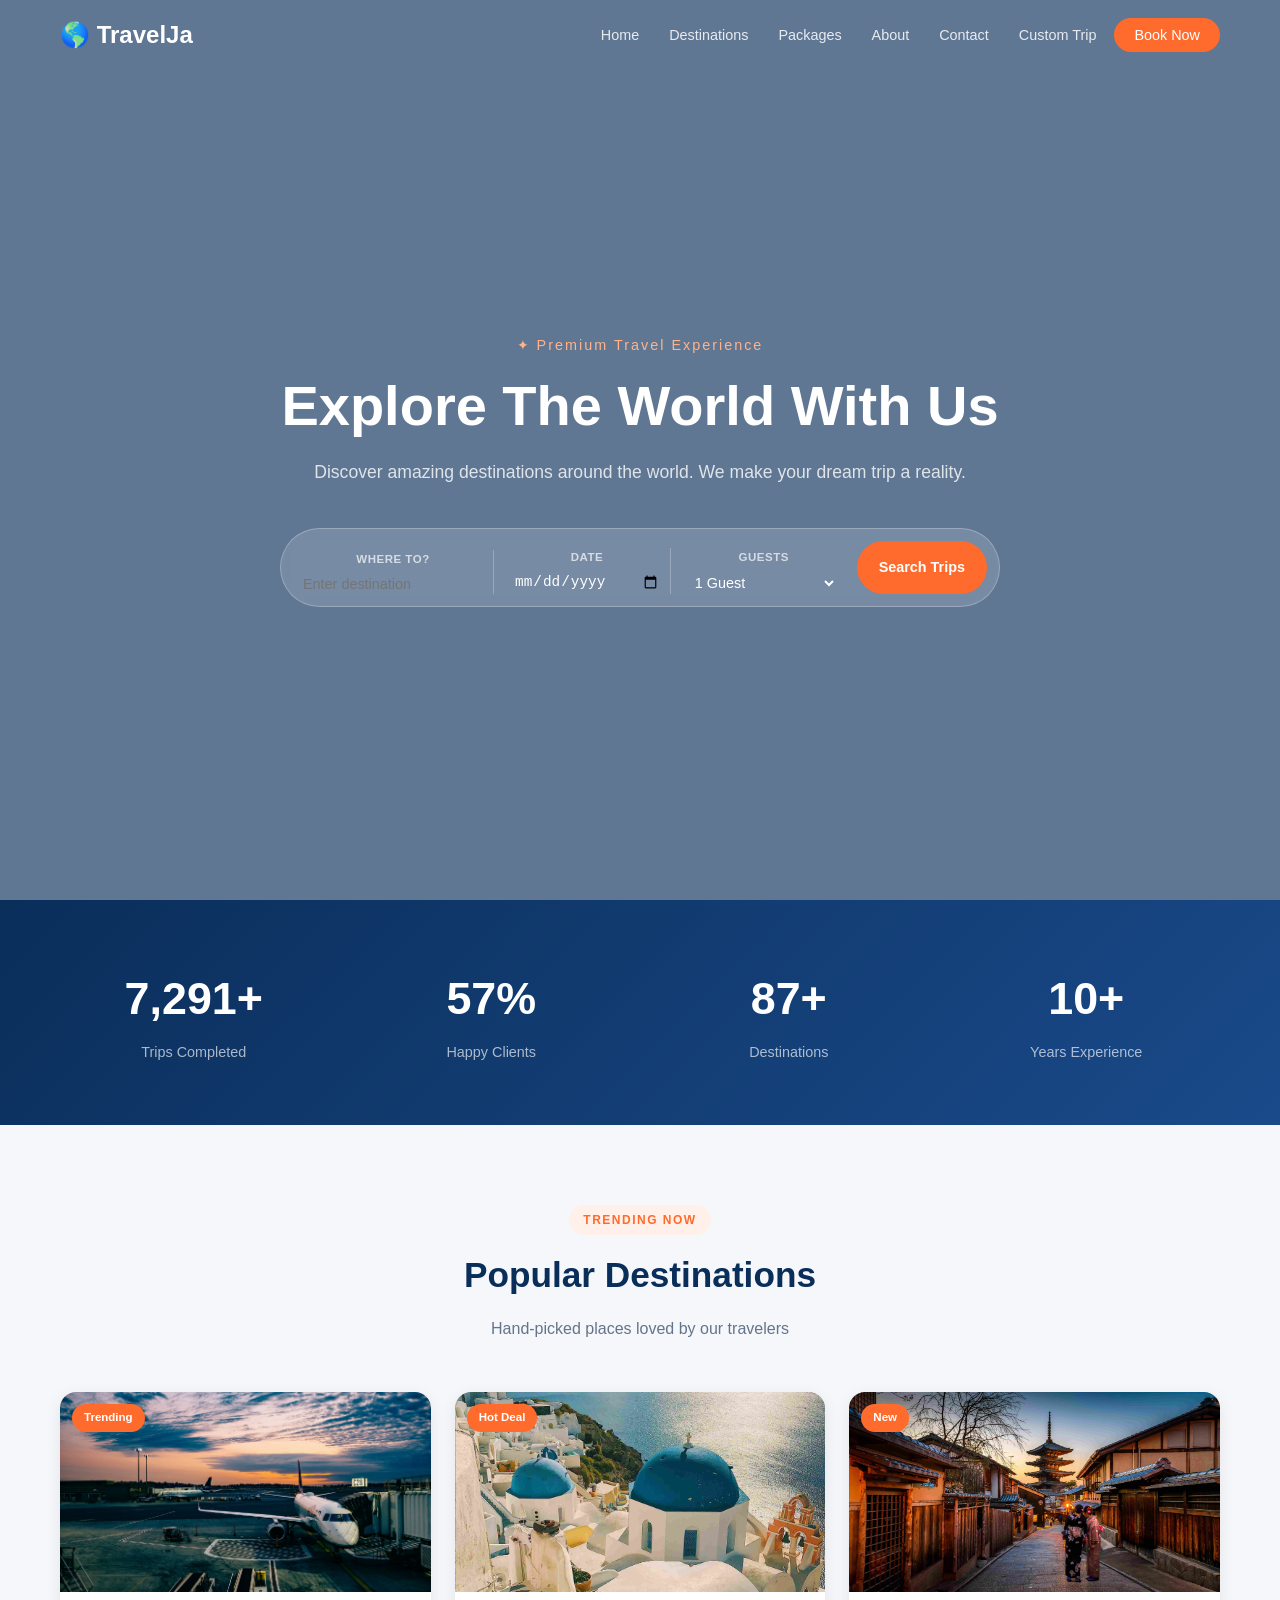
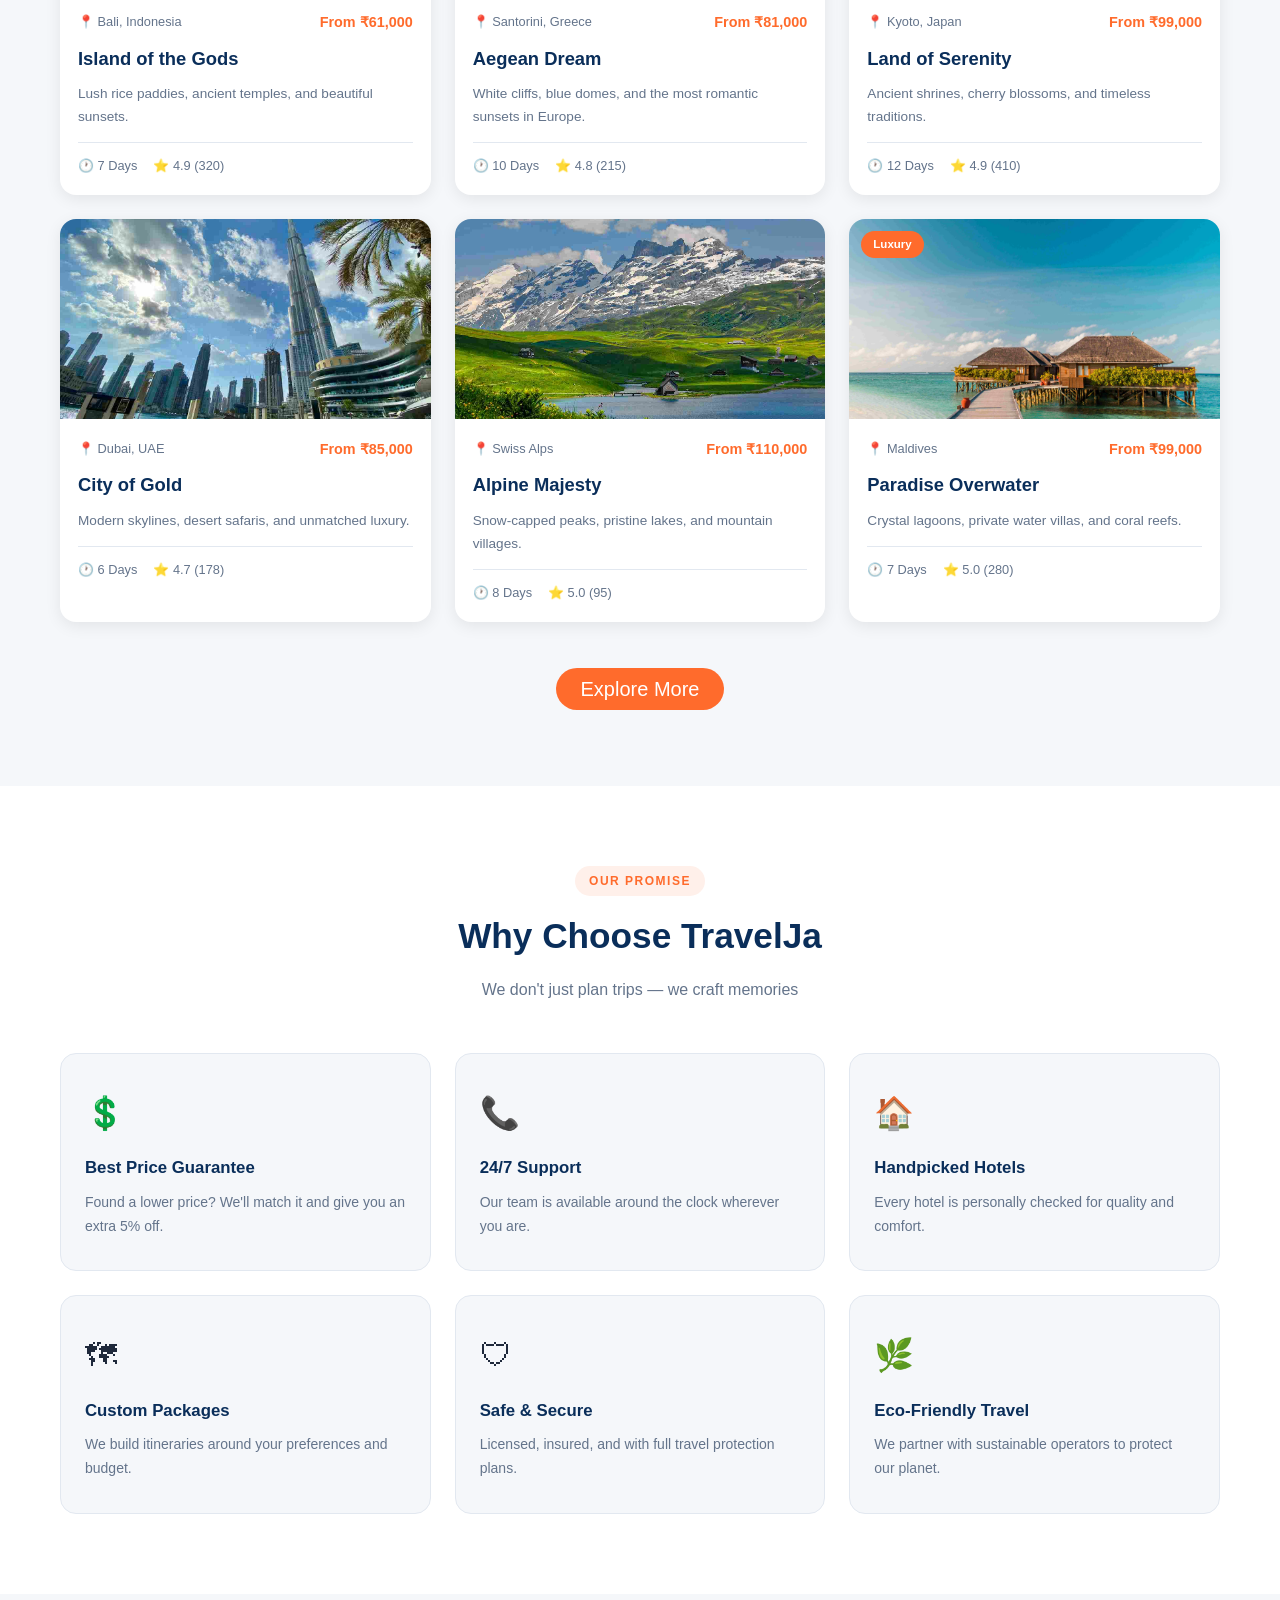
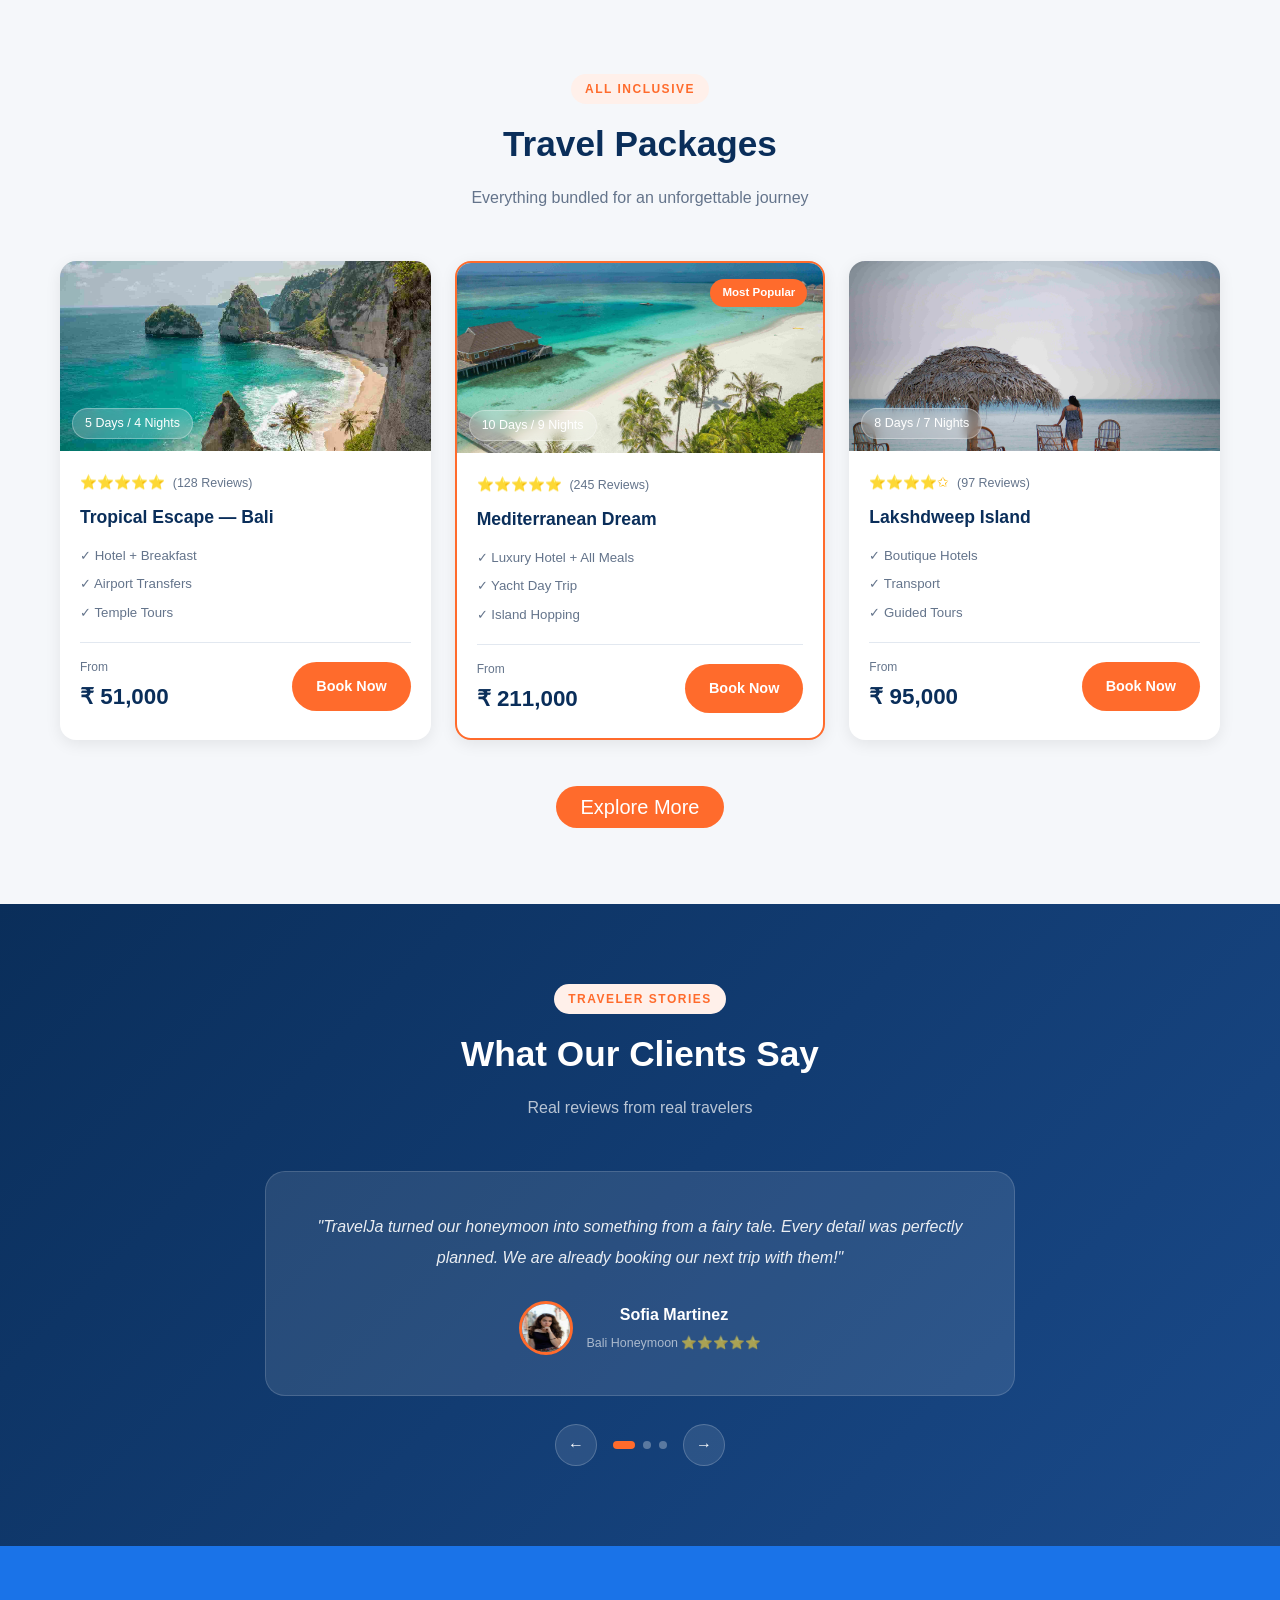
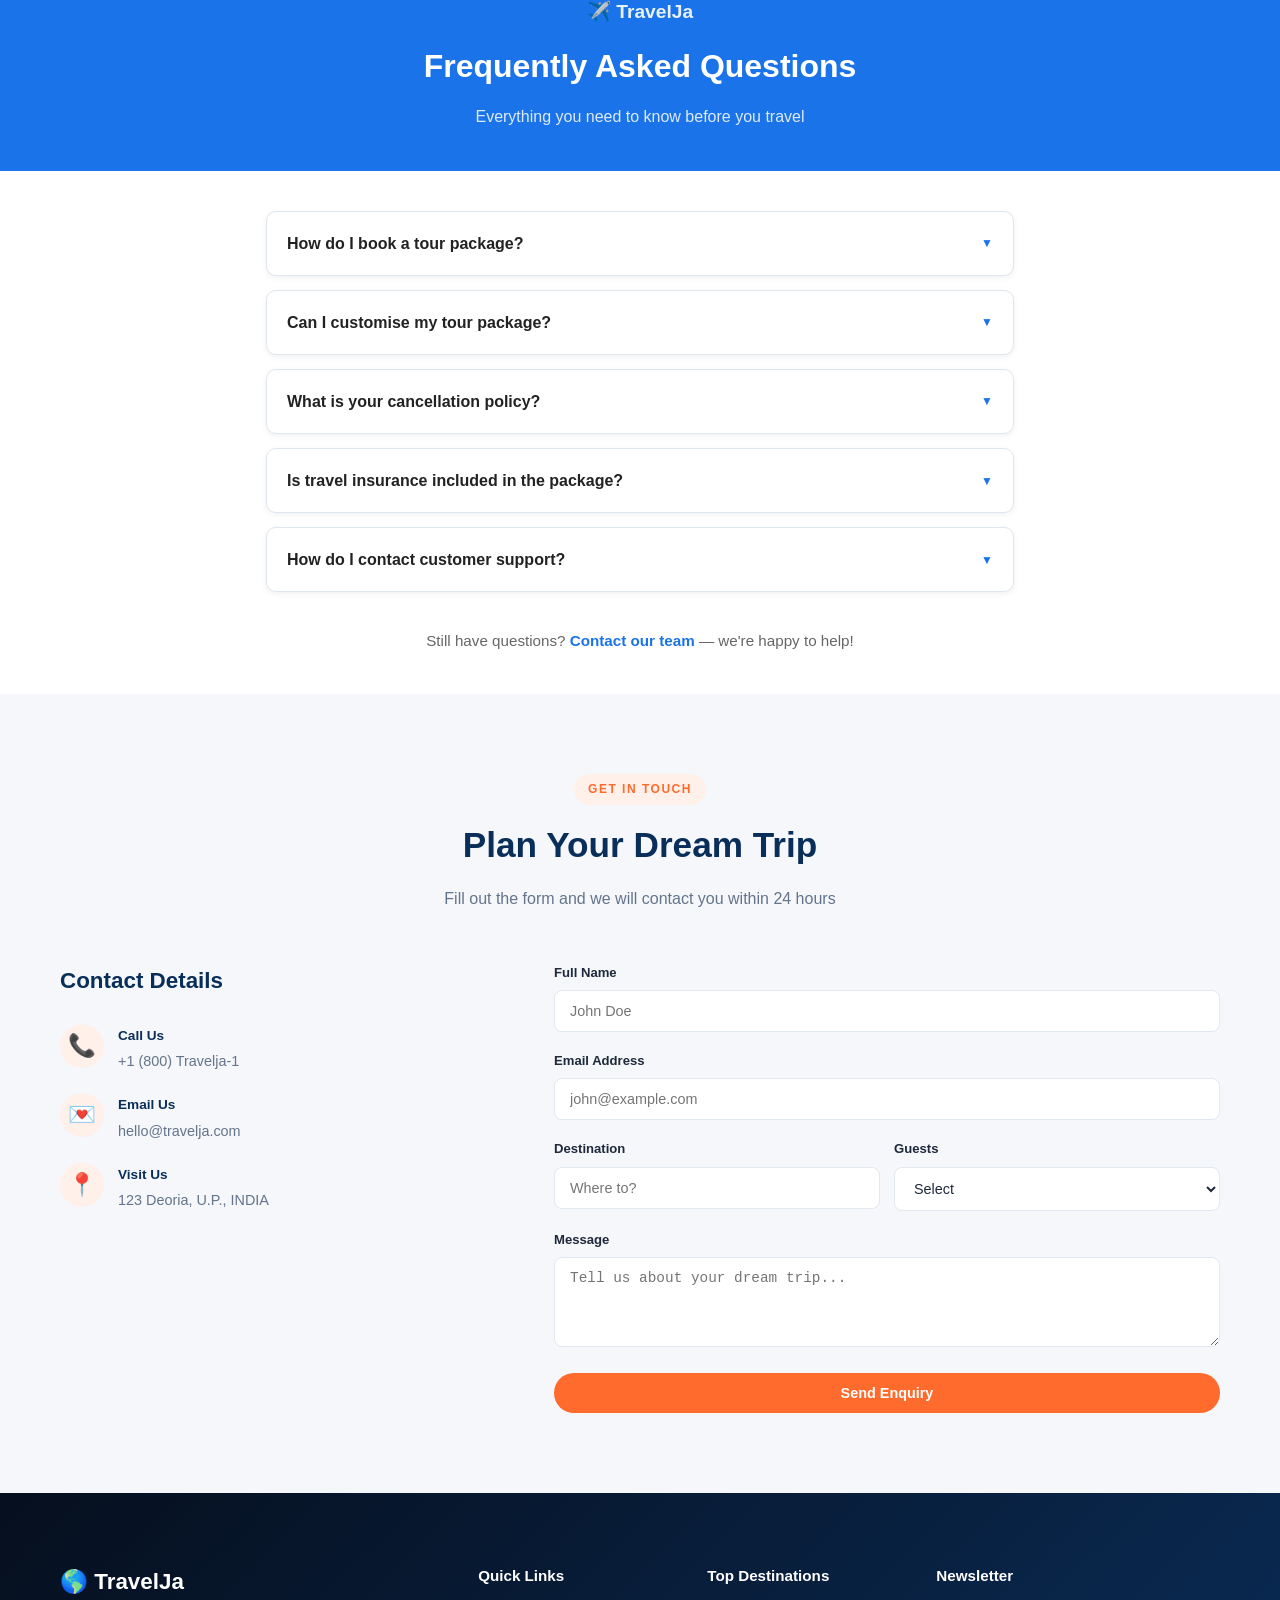
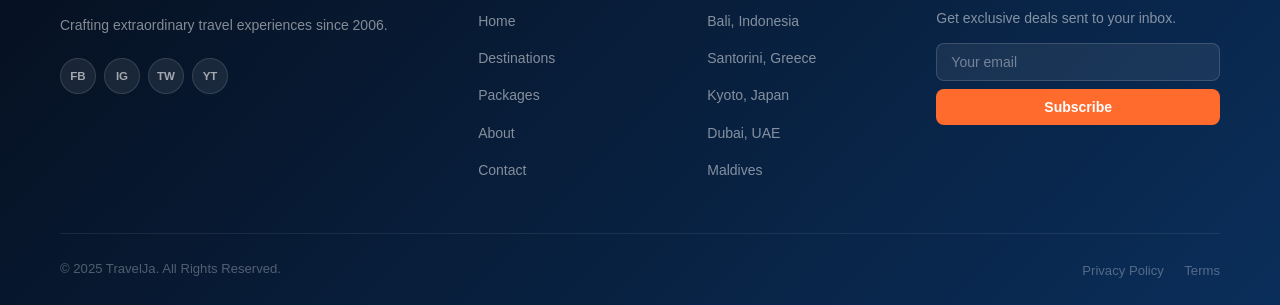
<file: index.html>
<!DOCTYPE html>
<html lang="en">
<head>
  <meta charset="UTF-8" />
  <meta name="viewport" content="width=device-width, initial-scale=1.0" />
  <title>TravelJa - Travel Agency</title>
  <link rel="stylesheet" href="style.css" />
</head>
<body>


  <nav id="navbar">
    <div class="nav-container">

      <!-- Logo -->
      <a href="#home" class="logo">&#127758; TravelJa</a>

    
      <ul class="nav-links" id="navLinks">
        <li><a href="#home">Home</a></li>
        <li><a href="destination.html">Destinations</a></li>
        <li><a href="package.html">Packages</a></li>
        <li><a href="#about">About</a></li>
        <li><a href="#contact">Contact</a></li>
        <li><a href="custom.html">Custom Trip</a></li>
        <li><a href="#contact" class="btn-booknow">Book Now</a></li>
      </ul>

      <!-- Hamburger button for mobile -->
      <button class="hamburger" id="hamburger">
        <span></span>
        <span></span>
        <span></span>
      </button>

    </div>
  </nav>

  <section id="home" class="hero">
    <div class="hero-overlay"></div>
    <div class="hero-content">
      <p class="hero-tag">&#10022; Premium Travel Experience</p>
      <h1>Explore The World With Us</h1>
      <p class="hero-sub">Discover amazing destinations around the world. We make your dream trip a reality.</p>

  
      <div class="search-box">
        <div class="search-item">
          <label>Where to?</label>
          <input type="text" placeholder="Enter destination" />
        </div>
        <div class="search-item">
          <label>Date</label>
          <input type="date" />
        </div>
        <div class="search-item">
          <label>Guests</label>
          <select>
            <option>1 Guest</option>
            <option>2 Guests</option>
            <option>3 Guests</option>
            <option>4+ Guests</option>
          </select>
        </div>
      
      <a href="destination.html" class="btn-search">
        Search Trips
      </a>



      
      </div>

    </div>
  </section>


  
  <section class="counters">
    <div class="container">
      <div class="counters-grid">

        <div class="counter-item">
          <h2><span class="count" data-target="12500">0</span>+</h2>
          <p>Trips Completed</p>
        </div>

        <div class="counter-item">
          <h2><span class="count" data-target="98">0</span>%</h2>
          <p>Happy Clients</p>
        </div>

        <div class="counter-item">
          <h2><span class="count" data-target="150">0</span>+</h2>
          <p>Destinations</p>
        </div>

        <div class="counter-item">
          <h2><span class="count" data-target="18">0</span>+</h2>
          <p>Years Experience</p>
        </div>

      </div>
    </div>
  </section>

  <section id="destinations" class="section bg-light">
    <div class="container">

      <div class="section-title">
        <span class="tag">Trending Now</span>
        <h2>Popular Destinations</h2>
        <p>Hand-picked places loved by our travelers</p>
      </div>

      <div class="cards-grid">

        <!-- Card 1 -->
        <div class="card">
          <div class="card-img" style="background-image: url('tra1.jpg')">
            <span class="badge">Trending</span>
          </div>
          <div class="card-body">
            <div class="card-top">
              <span>&#128205; Bali, Indonesia</span>
              <span class="price">From ₹61,000</span>
            </div>
            <h3>Island of the Gods</h3>
            <p>Lush rice paddies, ancient temples, and beautiful sunsets.</p>
            <div class="card-footer">
              <span>&#128336; 7 Days</span>
              <span>&#11088; 4.9 (320)</span>
            </div>
          </div>
        </div>

        <!-- Card 2 -->
        <div class="card">
          <div class="card-img" style="background-image: url('santorini.jpg')">
            <span class="badge">Hot Deal</span>
          </div>
          <div class="card-body">
            <div class="card-top">
              <span>&#128205; Santorini, Greece</span>
              <span class="price">From ₹81,000</span>
            </div>
            <h3>Aegean Dream</h3>
            <p>White cliffs, blue domes, and the most romantic sunsets in Europe.</p>
            <div class="card-footer">
              <span>&#128336; 10 Days</span>
              <span>&#11088; 4.8 (215)</span>
            </div>
          </div>
        </div>

        <!-- Card 3 -->
        <div class="card">
          <div class="card-img" style="background-image: url('kyoto.jpg')">
            <span class="badge">New</span>
          </div>
          <div class="card-body">
            <div class="card-top">
              <span>&#128205; Kyoto, Japan</span>
              <span class="price">From ₹99,000</span>
            </div>
            <h3>Land of Serenity</h3>
            <p>Ancient shrines, cherry blossoms, and timeless traditions.</p>
            <div class="card-footer">
              <span>&#128336; 12 Days</span>
              <span>&#11088; 4.9 (410)</span>
            </div>
          </div>
        </div>

        <!-- Card 4 -->
        <div class="card">
          <div class="card-img" style="background-image: url('dubai.jpg')">
          </div>
          <div class="card-body">
            <div class="card-top">
              <span>&#128205; Dubai, UAE</span>
              <span class="price">From ₹85,000</span>
            </div>
            <h3>City of Gold</h3>
            <p>Modern skylines, desert safaris, and unmatched luxury.</p>
            <div class="card-footer">
              <span>&#128336; 6 Days</span>
              <span>&#11088; 4.7 (178)</span>
            </div>
          </div>
        </div>

        <!-- Card 5 -->
        <div class="card">
          <div class="card-img" style="background-image: url('swiss alps.jpg')">
          </div>
          <div class="card-body">
            <div class="card-top">
              <span>&#128205; Swiss Alps</span>
              <span class="price">From ₹110,000</span>
            </div>
            <h3>Alpine Majesty</h3>
            <p>Snow-capped peaks, pristine lakes, and mountain villages.</p>
            <div class="card-footer">
              <span>&#128336; 8 Days</span>
              <span>&#11088; 5.0 (95)</span>
            </div>
          </div>
        </div>

        <!-- Card 6 -->
        <div class="card">
          <div class="card-img" style="background-image: url('maldives1.jpg')">
            <span class="badge">Luxury</span>
          </div>
          <div class="card-body">
            <div class="card-top">
              <span>&#128205; Maldives</span>
              <span class="price">From ₹99,000</span>
            </div>
            <h3>Paradise Overwater</h3>
            <p>Crystal lagoons, private water villas, and coral reefs.</p>
            <div class="card-footer">
              <span>&#128336; 7 Days</span>
              <span>&#11088; 5.0 (280)</span>
            </div>
          </div>
        </div>

      </div>
    </div>
    <div class="button-container">
      <a href="destination.html" class="more-button">
        Explore More
      </a>
</div>
  </section>


  <!-- ========== WHY CHOOSE US ========== -->
  <section id="about" class="section">
    <div class="container">

      <div class="section-title">
        <span class="tag">Our Promise</span>
        <h2>Why Choose TravelJa</h2>
        <p>We don't just plan trips — we craft memories</p>
      </div>

      <div class="why-grid">

        <div class="why-card">
          <div class="why-icon">&#128178;</div>
          <h3>Best Price Guarantee</h3>
          <p>Found a lower price? We'll match it and give you an extra 5% off.</p>
        </div>

        <div class="why-card">
          <div class="why-icon">&#128222;</div>
          <h3>24/7 Support</h3>
          <p>Our team is available around the clock wherever you are.</p>
        </div>

        <div class="why-card">
          <div class="why-icon">&#127968;</div>
          <h3>Handpicked Hotels</h3>
          <p>Every hotel is personally checked for quality and comfort.</p>
        </div>

        <div class="why-card">
          <div class="why-icon">&#128506;</div>
          <h3>Custom Packages</h3>
          <p>We build itineraries around your preferences and budget.</p>
        </div>

        <div class="why-card">
          <div class="why-icon">&#128737;</div>
          <h3>Safe & Secure</h3>
          <p>Licensed, insured, and with full travel protection plans.</p>
        </div>

        <div class="why-card">
          <div class="why-icon">&#127807;</div>
          <h3>Eco-Friendly Travel</h3>
          <p>We partner with sustainable operators to protect our planet.</p>
        </div>

      </div>
    </div>
  </section>


  <!-- ========== PACKAGES SECTION ========== -->
  <section id="packages" class="section bg-light">
    <div class="container">

      <div class="section-title">
        <span class="tag">All Inclusive</span>
        <h2>Travel Packages</h2>
        <p>Everything bundled for an unforgettable journey</p>
      </div>

      <div class="packages-grid">

        <!-- Package 1 -->
        <div class="pkg-card">
          <div class="pkg-img" style="background-image: url('bali.jpg')">
            <span class="pkg-days">5 Days / 4 Nights</span>
          </div>
          <div class="pkg-body">
            <div class="stars">&#11088;&#11088;&#11088;&#11088;&#11088; <span>(128 Reviews)</span></div>
            <h3>Tropical Escape — Bali</h3>
            <ul>
              <li>&#10003; Hotel + Breakfast</li>
              <li>&#10003; Airport Transfers</li>
              <li>&#10003; Temple Tours</li>
            </ul>
            <div class="pkg-footer">
              <div class="pkg-price"><small>From</small> ₹ 51,000</div>
              <a href="#contact" class="btn-primary">Book Now</a>
            </div>
          </div>
        </div>

        <!-- Package 2 (Featured) -->
        <div class="pkg-card featured">
          <span class="featured-label">Most Popular</span>
          <div class="pkg-img" style="background-image: url('dream.jpg')">
            <span class="pkg-days">10 Days / 9 Nights</span>
          </div>
          <div class="pkg-body">
            <div class="stars">&#11088;&#11088;&#11088;&#11088;&#11088; <span>(245 Reviews)</span></div>
            <h3>Mediterranean Dream</h3>
            <ul>
              <li>&#10003; Luxury Hotel + All Meals</li>
              <li>&#10003; Yacht Day Trip</li>
              <li>&#10003; Island Hopping</li>
            </ul>
            <div class="pkg-footer">
              <div class="pkg-price"><small>From</small> ₹ 211,000</div>
              <a href="#contact" class="btn-primary">Book Now</a>
            </div>
          </div>
        </div>

        <!-- Package 3 -->
        <div class="pkg-card">
          <div class="pkg-img" style="background-image: url('lakshdweep.jpg')">
            <span class="pkg-days">8 Days / 7 Nights</span>
          </div>
          <div class="pkg-body">
            <div class="stars">&#11088;&#11088;&#11088;&#11088;&#10025; <span>(97 Reviews)</span></div>
            <h3>Lakshdweep Island</h3>
            <ul>
              <li>&#10003; Boutique Hotels</li>
              <li>&#10003; Transport</li>
              <li>&#10003; Guided Tours</li>
            </ul>
            <div class="pkg-footer">
              <div class="pkg-price"><small>From</small> ₹ 95,000</div>
              <a href="#contact" class="btn-primary">Book Now</a>
            </div>
          </div>
        </div>

      </div>
    </div>
        <div class="button-container">
      <a href="package.html" class="more-button">
        Explore More
      </a>
</div>
  </section>


  <!-- ========== TESTIMONIALS SECTION ========== -->
  <section class="section testimonials">
    <div class="container">

      <div class="section-title light">
        <span class="tag">Traveler Stories</span>
        <h2>What Our Clients Say</h2>
        <p>Real reviews from real travelers</p>
      </div>

      <!-- Slider -->
      <div class="slider-wrapper">

        <div class="slide active">
          <div class="testi-card">
            <p class="quote">"TravelJa turned our honeymoon into something from a fairy tale. Every detail was perfectly planned. We are already booking our next trip with them!"</p>
            <div class="testi-author">
              <img src="women1.jpg" alt="Sofia" />
              <div>
                <strong>Sofia Martinez</strong>
                <span>Bali Honeymoon &#11088;&#11088;&#11088;&#11088;&#11088;</span>
              </div>
            </div>
          </div>
        </div>

        <div class="slide">
          <div class="testi-card">
            <p class="quote">"As a solo traveler, safety matters most. TravelJa's 24/7 support gave me total peace of mind. The hotels were amazing and felt like a local everywhere!"</p>
            <div class="testi-author">
              <img src="men.jpg" alt="James" />
              <div>
                <strong>James Thornton</strong>
                <span>Japan Explorer &#11088;&#11088;&#11088;&#11088;&#11088;</span>
              </div>
            </div>
          </div>
        </div>

        <div class="slide">
          <div class="testi-card">
            <p class="quote">"We traveled with 2 adults and 3 kids — TravelJa handled everything perfectly. The kids loved Bali and we couldn't believe how affordable the package was!"</p>
            <div class="testi-author">
              <img src="women.jpg" alt="Priya" />
              <div>
                <strong>Priya Sharma</strong>
                <span>Family Bali Trip &#11088;&#11088;&#11088;&#11088;&#11088;</span>
              </div>
            </div>
          </div>
        </div>

      </div>

      <!-- Slider Controls -->
      <div class="slider-controls">
        <button id="prevBtn">&larr;</button>
        <div class="dots">
          <span class="dot active" data-i="0"></span>
          <span class="dot" data-i="1"></span>
          <span class="dot" data-i="2"></span>
        </div>
        <button id="nextBtn">&rarr;</button>
      </div>

    </div>
  </section>


  <header class="site-header">
    <p class="brand">✈️ TravelJa</p>
    <h1>Frequently Asked Questions</h1>
    <p class="subtitle">Everything you need to know before you travel</p>
  </header>


  <main class="faq-wrapper">

    <section class="faq-section">




      <!-- FAQ ITEM 1 -->
      <details class="faq-item">
       
        <summary class="faq-question">
          <span>How do I book a tour package?</span>
       
          <span class="faq-arrow">&#9660;</span>
        </summary>
      
        <div class="faq-answer">
          <p>
            Booking a tour is simple! Browse our packages on the website,
            select the one you like, and click "Book Now". Fill in your
            travel dates and personal details, then confirm your booking.
            Our team will send you a confirmation email within 24 hours.
          </p>
        </div>
      </details>

      <!-- FAQ ITEM 2 -->
      <details class="faq-item">
        <summary class="faq-question">
          <span>Can I customise my tour package?</span>
          <span class="faq-arrow">&#9660;</span>
        </summary>
        <div class="faq-answer">
          <p>
            Absolutely! We offer fully customisable tour packages. You can
            choose your destination, number of days, hotel category, meals,
            transport, and sightseeing options. Use our Tour Package Builder
            on the website to design your perfect trip and get an instant
            price estimate.
          </p>
        </div>
      </details>

      <!-- FAQ ITEM 3 -->
      <details class="faq-item">
        <summary class="faq-question">
          <span>What is your cancellation policy?</span>
          <span class="faq-arrow">&#9660;</span>
        </summary>
        <div class="faq-answer">
          <p>
            We offer flexible cancellation options. If you cancel more than
            30 days before departure, you receive a full refund. Cancellations
            between 15–30 days receive a 50% refund. Unfortunately, we cannot
            offer a refund for cancellations within 15 days of the travel date.
            Please contact our support team for special circumstances.
          </p>
        </div>
      </details>

      <!-- FAQ ITEM 4 -->
      <details class="faq-item">
        <summary class="faq-question">
          <span>Is travel insurance included in the package?</span>
          <span class="faq-arrow">&#9660;</span>
        </summary>
        <div class="faq-answer">
          <p>
            Travel insurance is not included by default, but we strongly
            recommend it. We have partnered with trusted insurance providers
            and you can easily add travel insurance during the booking process.
            It covers medical emergencies, trip cancellations, and lost luggage.
          </p>
        </div>
      </details>

      <!-- FAQ ITEM 5 -->
      <details class="faq-item">
        <summary class="faq-question">
          <span>How do I contact customer support?</span>
          <span class="faq-arrow">&#9660;</span>
        </summary>
        <div class="faq-answer">
          <p>
            Our support team is available 7 days a week from 9 AM to 8 PM.
            You can reach us via email at support@travelja.com, call us
            on +91 98765 43210, or use the live chat on our website. We aim
            to respond to all queries within a few hours.
          </p>
        </div>
      </details>

    </section>


    
    <div class="faq-contact">
      <p>Still have questions? <a href="#contact">Contact our team</a> — we're happy to help!</p>
    </div>

  </main>

 
  <section id="contact" class="section bg-light">
    <div class="container">

      <div class="section-title">
        <span class="tag">Get In Touch</span>
        <h2>Plan Your Dream Trip</h2>
        <p>Fill out the form and we will contact you within 24 hours</p>
      </div>

      <div class="contact-grid">

        

        <div class="contact-info">
          <h3>Contact Details</h3>

          <div class="info-item">
            <span class="info-icon">&#128222;</span>
            <div>
              <strong>Call Us</strong>
              <p>+1 (800) Travelja-1</p>
            </div>
          </div>

          <div class="info-item">
            <span class="info-icon">&#128140;</span>
            <div>
              <strong>Email Us</strong>
              <p>hello@travelja.com</p>
            </div>
          </div>

          <div class="info-item">
            <span class="info-icon">&#128205;</span>
            <div>
              <strong>Visit Us</strong>
              <p>123 Deoria, U.P., INDIA</p>
            </div>

          </div>
        </div>

        <!-- Contact Form -->
        <form id="contactForm">

          <div class="form-group">
            <label for="name">Full Name</label>
            <input type="text" id="name" placeholder="John Doe" />
            <span class="error" id="nameErr"></span>
          </div>

          <div class="form-group">
            <label for="email">Email Address</label>
            <input type="email" id="email" placeholder="john@example.com" />
            <span class="error" id="emailErr"></span>
          </div>

          <div class="form-row">
            <div class="form-group">
              <label for="dest">Destination</label>
              <input type="text" id="dest" placeholder="Where to?" />
            </div>
            <div class="form-group">
              <label for="guests">Guests</label>
              <select id="guests">
                <option value="">Select</option>
                <option>Solo</option>
                <option>Couple</option>
                <option>Family</option>
                <option>Group</option>
              </select>
            </div>
          </div>

          <div class="form-group">
            <label for="message">Message</label>
            <textarea id="message" rows="4" placeholder="Tell us about your dream trip..."></textarea>
            <span class="error" id="msgErr"></span>
          </div>

          <button type="submit" class="btn-primary btn-full">Send Enquiry</button>

         
          <div id="successMsg">
            &#10003; Thank you! We will be in touch within 24 hours.
          </div>

        </form>
      </div>
    </div>
  </section>


  <!-- ========== FOOTER ========== -->
  <footer class="footer">
    <div class="container">

      <div class="footer-grid">

    
        <div class="footer-brand">
          <a href="#home" class="logo">&#127758; TravelJa</a>
          <p>Crafting extraordinary travel experiences since 2006.</p>
          <div class="socials">
            <a href="#">FB</a>
            <a href="#">IG</a>
            <a href="#">TW</a>
            <a href="#">YT</a>
          </div>
        </div>

      
        <div class="footer-col">
          <h4>Quick Links</h4>
          <ul>
            <li><a href="#home">Home</a></li>
            <li><a href="#destinations">Destinations</a></li>
            <li><a href="#packages">Packages</a></li>
            <li><a href="#about">About</a></li>
            <li><a href="#contact">Contact</a></li>
          </ul>
        </div>

       
        <div class="footer-col">
          <h4>Top Destinations</h4>
          <ul>
            <li><a href="#">Bali, Indonesia</a></li>
            <li><a href="#">Santorini, Greece</a></li>
            <li><a href="#">Kyoto, Japan</a></li>
            <li><a href="#">Dubai, UAE</a></li>
            <li><a href="#">Maldives</a></li>
          </ul>
        </div>

        <div class="footer-col">
          <h4>Newsletter</h4>
          <p>Get exclusive deals sent to your inbox.</p>
          <div class="newsletter">
            <input type="email" id="newsletterEmail" placeholder="Your email" />
            <button id="newsletterBtn">Subscribe</button>
          </div>
        </div>

      </div>

      <!-- Footer Bottom -->
      <div class="footer-bottom">
        <p>&#169; 2025 TravelJa. All Rights Reserved.</p>
        <div>
          <a href="#">Privacy Policy</a>
          <a href="#">Terms</a>
        </div>
      </div>

    </div>
  </footer>

  <!-- Back to Top Button -->
  <button id="backToTop">&#8679; Top</button>

 
  <script src="script.js"></script>

</body>
</html>
</file>
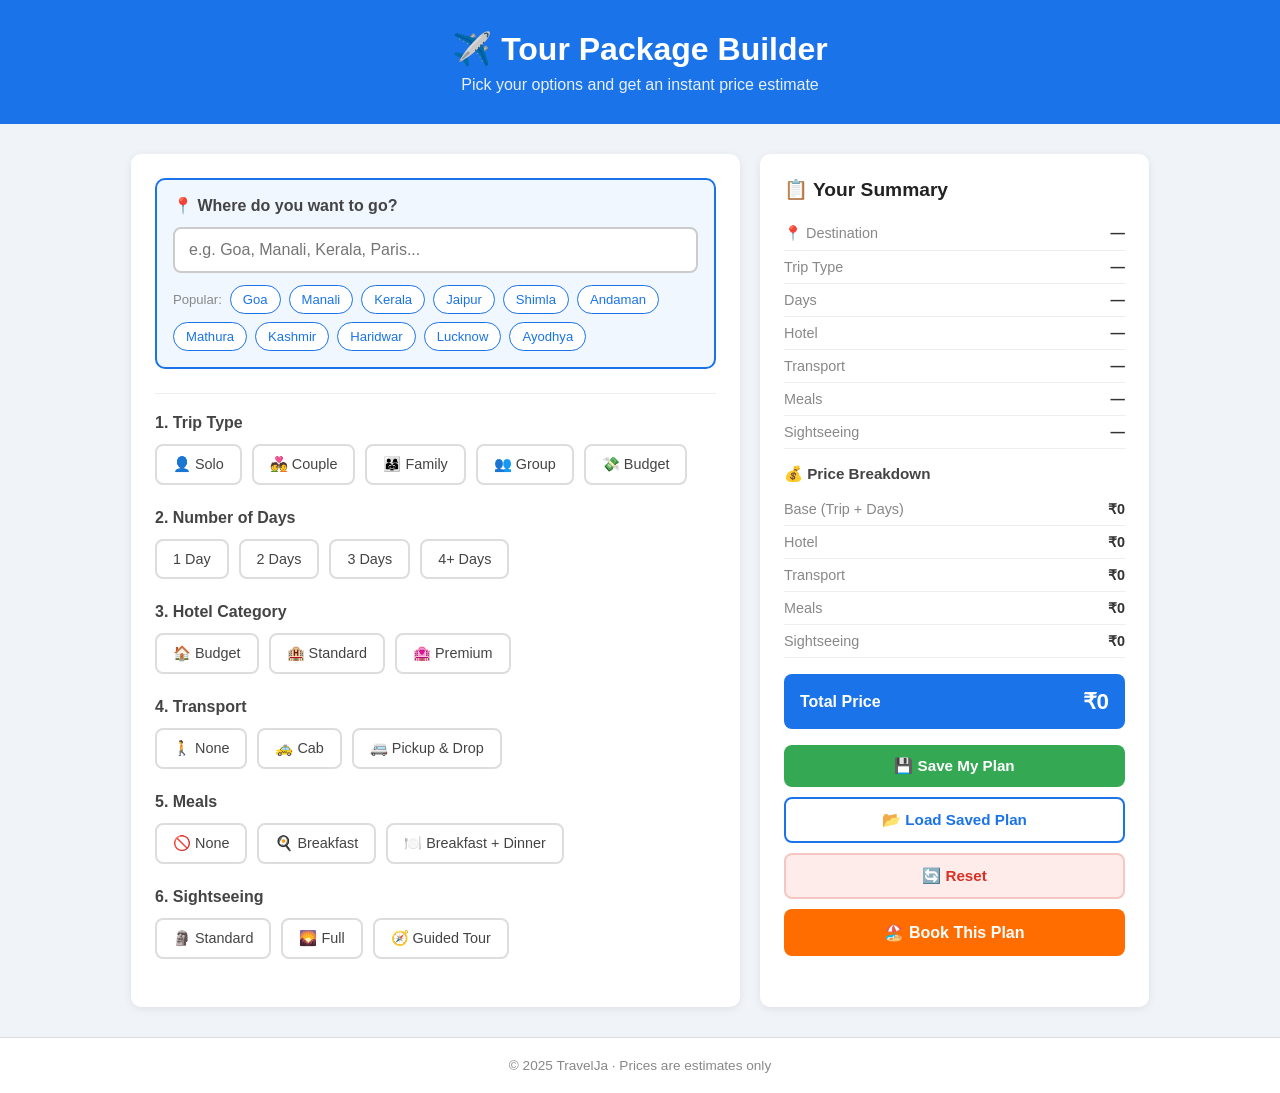
<file: custom.html>
<!DOCTYPE html>
<html lang="en">
<head>
  <meta charset="UTF-8" />
  <meta name="viewport" content="width=device-width, initial-scale=1.0" />
  <title>Tour Package Builder</title>
  <link rel="stylesheet" href="custom.css" />
</head>
<body>

  <!-- TOP HEADER -->
  <header class="header">
    <h1>✈️ Tour Package Builder</h1>
    <p>Pick your options and get an instant price estimate</p>
  </header>

  <!-- MAIN LAYOUT: left form + right summary -->
  <div class="page-layout">

    <!-- LEFT SIDE: All options -->
    <div class="form-box">

      <!-- 0. Destination -->
      <div class="option-block destination-block">
        <h3>📍 Where do you want to go?</h3>
        <input
          type="text"
          id="destination-input"
          class="destination-input"
          placeholder="e.g. Goa, Manali, Kerala, Paris..."
        />
        <!-- Popular quick-pick destinations -->
        <div class="popular-destinations">
          <span class="popular-label">Popular:</span>
          <button class="dest-tag" data-dest="Goa"> Goa</button>
          <button class="dest-tag" data-dest="Manali"> Manali</button>
          <button class="dest-tag" data-dest="Kerala"> Kerala</button>
          <button class="dest-tag" data-dest="Jaipur"> Jaipur</button>
          <button class="dest-tag" data-dest="Shimla"> Shimla</button>
          <button class="dest-tag" data-dest="Andaman"> Andaman</button>
             <button class="dest-tag" data-dest="Mathura">Mathura</button>
                <button class="dest-tag" data-dest="Kashmir">Kashmir</button>
           <button class="dest-tag" data-dest="Haridwar">Haridwar</button>
              <button class="dest-tag" data-dest="Lucknow">Lucknow</button>
               <button class="dest-tag" data-dest="Ayodhya">Ayodhya</button>
        </div>
      </div>

      <hr class="section-divider" />

      <!-- 1. Trip Type -->
      <div class="option-block">
        <h3>1. Trip Type</h3>
        <div class="btn-group">
          <button class="choice-btn" data-group="tripType" data-value="Solo">👤 Solo</button>
          <button class="choice-btn" data-group="tripType" data-value="Couple">💑 Couple</button>
          <button class="choice-btn" data-group="tripType" data-value="Family">👨‍👩‍👧 Family</button>
          <button class="choice-btn" data-group="tripType" data-value="Group">👥 Group</button>
          <button class="choice-btn" data-group="tripType" data-value="Budget">💸 Budget</button>
        </div>
      </div>

      <!-- 2. Number of Days -->
      <div class="option-block">
        <h3>2. Number of Days</h3>
        <div class="btn-group">
          <button class="choice-btn" data-group="days" data-value="1 Day">1 Day</button>
          <button class="choice-btn" data-group="days" data-value="2 Days">2 Days</button>
          <button class="choice-btn" data-group="days" data-value="3 Days">3 Days</button>
          <button class="choice-btn" data-group="days" data-value="4+ Days">4+ Days</button>
        </div>
      </div>

      <!-- 3. Hotel -->
      <div class="option-block">
        <h3>3. Hotel Category</h3>
        <div class="btn-group">
          <button class="choice-btn" data-group="hotel" data-value="Budget">🏠 Budget</button>
          <button class="choice-btn" data-group="hotel" data-value="Standard">🏨 Standard</button>
          <button class="choice-btn" data-group="hotel" data-value="Premium">🏩 Premium</button>
        </div>
      </div>

      <!-- 4. Transport -->
      <div class="option-block">
        <h3>4. Transport</h3>
        <div class="btn-group">
          <button class="choice-btn" data-group="transport" data-value="No Transport">🚶 None</button>
          <button class="choice-btn" data-group="transport" data-value="Cab">🚕 Cab</button>
          <button class="choice-btn" data-group="transport" data-value="Pickup & Drop">🚐 Pickup & Drop</button>
        </div>
      </div>

      <!-- 5. Meals -->
      <div class="option-block">
        <h3>5. Meals</h3>
        <div class="btn-group">
          <button class="choice-btn" data-group="meals" data-value="No Meals">🚫 None</button>
          <button class="choice-btn" data-group="meals" data-value="Breakfast Only">🍳 Breakfast</button>
          <button class="choice-btn" data-group="meals" data-value="Breakfast + Dinner">🍽️ Breakfast + Dinner</button>
        </div>
      </div>

      <!-- 6. Sightseeing -->
      <div class="option-block">
        <h3>6. Sightseeing</h3>
        <div class="btn-group">
          <button class="choice-btn" data-group="sightseeing" data-value="Standard">🗿 Standard</button>
          <button class="choice-btn" data-group="sightseeing" data-value="Full Sightseeing">🌄 Full</button>
          <button class="choice-btn" data-group="sightseeing" data-value="Guided Tour">🧭 Guided Tour</button>
        </div>
      </div>

    </div>
    <!-- END LEFT SIDE -->

    <!-- RIGHT SIDE: Summary + Price + Buttons -->
    <div class="summary-box">

      <h2>📋 Your Summary</h2>

      <!-- Selected options shown here -->
      <div class="summary-list">
        <div class="summary-row">
          <span>📍 Destination</span>
          <span id="sum-destination">—</span>
        </div>
        <div class="summary-row">
          <span>Trip Type</span>
          <span id="sum-trip">—</span>
        </div>
        <div class="summary-row">
          <span>Days</span>
          <span id="sum-days">—</span>
        </div>
        <div class="summary-row">
          <span>Hotel</span>
          <span id="sum-hotel">—</span>
        </div>
        <div class="summary-row">
          <span>Transport</span>
          <span id="sum-transport">—</span>
        </div>
        <div class="summary-row">
          <span>Meals</span>
          <span id="sum-meals">—</span>
        </div>
        <div class="summary-row">
          <span>Sightseeing</span>
          <span id="sum-sightseeing">—</span>
        </div>
      </div>

      <!-- Price breakdown -->
      <h3 class="breakdown-title">💰 Price Breakdown</h3>
      <div class="summary-list">
        <div class="summary-row"><span>Base (Trip + Days)</span><span id="break-base">₹0</span></div>
        <div class="summary-row"><span>Hotel</span><span id="break-hotel">₹0</span></div>
        <div class="summary-row"><span>Transport</span><span id="break-transport">₹0</span></div>
        <div class="summary-row"><span>Meals</span><span id="break-meals">₹0</span></div>
        <div class="summary-row"><span>Sightseeing</span><span id="break-sight">₹0</span></div>
      </div>

      <!-- Total price -->
      <div class="total-box">
        <span>Total Price</span>
        <span id="total-price">₹0</span>
      </div>

      <!-- Action buttons -->
      <button class="btn green-btn"  id="btn-save">💾 Save My Plan</button>
      <button class="btn blue-btn"   id="btn-load">📂 Load Saved Plan</button>
      <button class="btn red-btn"    id="btn-reset">🔄 Reset</button>
      <button class="btn orange-btn" id="btn-book">🏖️ Book This Plan</button>

    </div>
    <!-- END RIGHT SIDE -->

  </div>

  <!-- FOOTER -->
  <footer class="footer">
    <p>© 2025 TravelJa · Prices are estimates only</p>
  </footer>

  <script src="custom.js"></script>
</body>
</html>
</file>
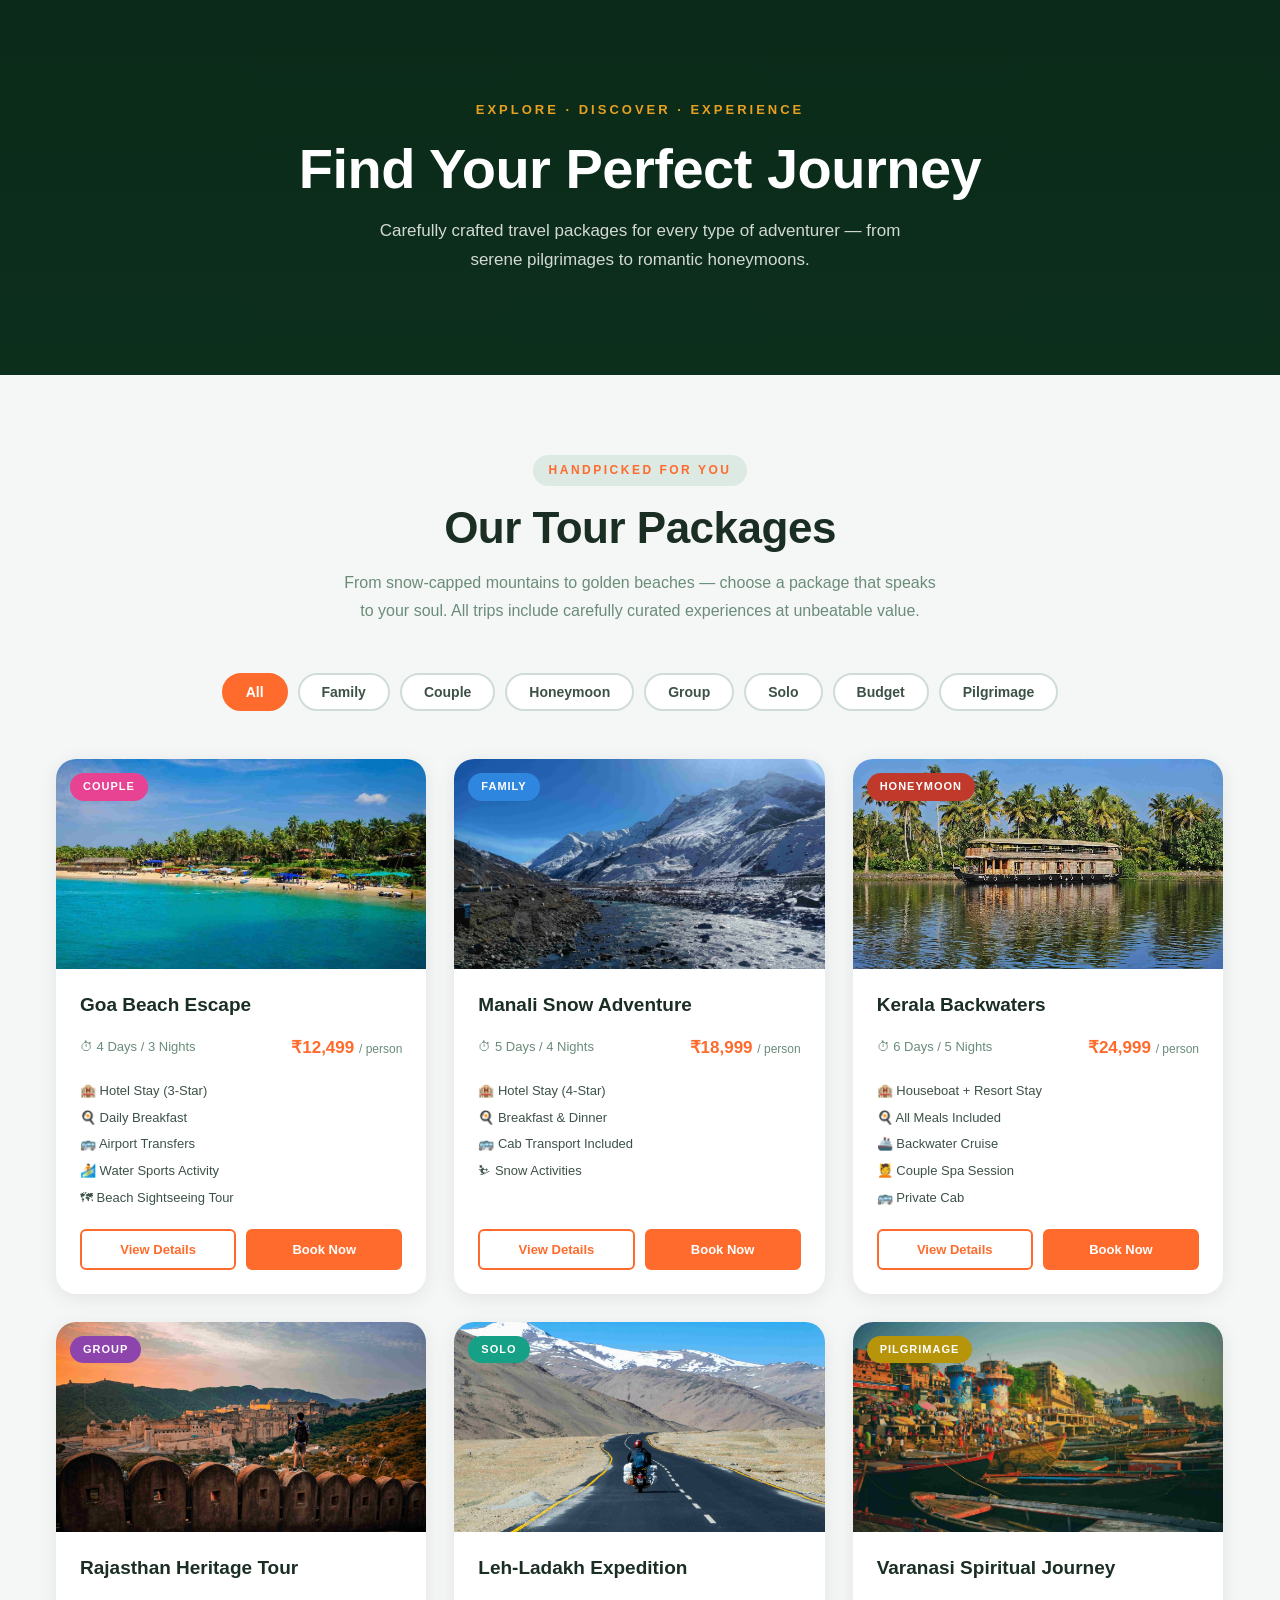
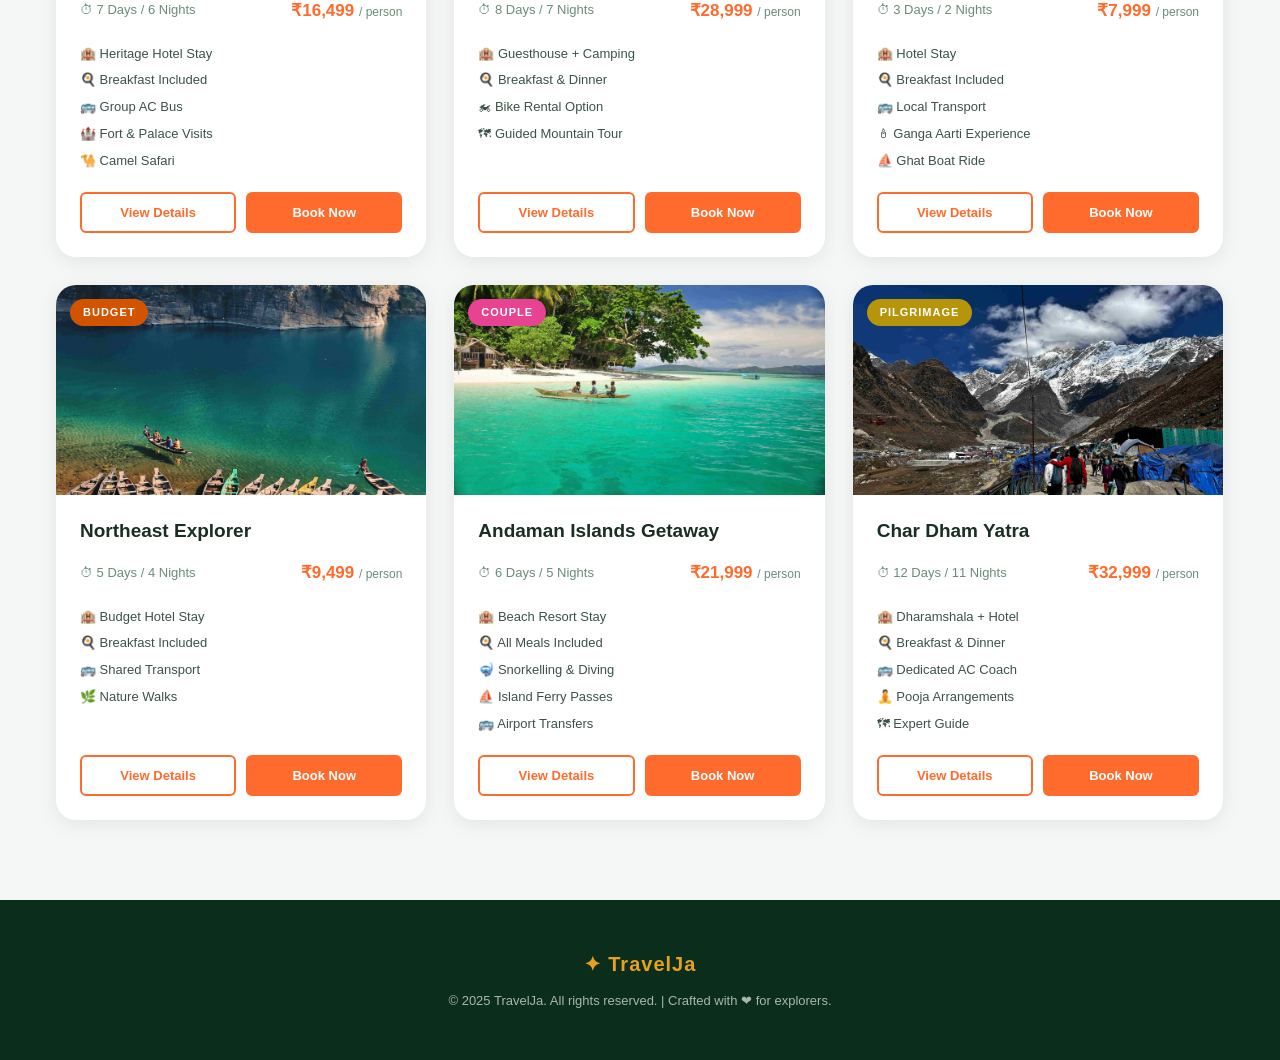
<file: package.html>
<!DOCTYPE html>
<html lang="en">
  <head>
    <meta charset="UTF-8" />

    <!-- This makes the page look correct on mobile phones and tablets -->
    <meta name="viewport" content="width=device-width, initial-scale=1.0" />

    <title>Tour Packages | TravelJa</title>

    <!-- Link to our external CSS file for all the styles -->
    <link rel="stylesheet" href="package.css" />
  </head>

  <body>

 
    <section class="hero-banner">
      <div class="hero-content">
        <p class="hero-eyebrow">Explore · Discover · Experience</p>
        <h1 class="hero-title">Find Your Perfect Journey</h1>
        <p class="hero-subtitle">
          Carefully crafted travel packages for every type of adventurer —
          from serene pilgrimages to romantic honeymoons.
        </p>
      </div>
    </section>



    <section class="packages-section" id="packages">

      <!-- Section heading area -->
      <div class="section-header">
        <span class="section-tag">Handpicked For You</span>
        <h2 class="section-title">Our Tour Packages</h2>
        <p class="section-subtitle">
          From snow-capped mountains to golden beaches — choose a package that speaks
          to your soul. All trips include carefully curated experiences at unbeatable value.
        </p>
      </div>


      <div class="filter-bar">
        <!-- "All" is active by default — shows all cards -->
        <button class="filter-btn active" data-filter="all">All</button>
        <button class="filter-btn" data-filter="Family">Family</button>
        <button class="filter-btn" data-filter="Couple">Couple</button>
        <button class="filter-btn" data-filter="Honeymoon">Honeymoon</button>
        <button class="filter-btn" data-filter="Group">Group</button>
        <button class="filter-btn" data-filter="Solo">Solo</button>
        <button class="filter-btn" data-filter="Budget">Budget</button>
        <button class="filter-btn" data-filter="Pilgrimage">Pilgrimage</button>
      </div>

 
      <div class="cards-grid" id="cardsGrid">


      
        <div class="package-card" data-type="Couple">

          <!-- Card image at the top -->
          <div class="card-image-wrap">
            <img
              src="goa.jpg"
              alt="Goa Beach"
              class="card-image"
            />
       
            <span class="card-badge badge-couple">Couple</span>
          </div>


          <div class="card-body">

            <!-- Destination name -->
            <h3 class="card-title">Goa Beach Escape</h3>

            <!-- Duration and price row -->
            <div class="card-meta">
              <span class="meta-duration">⏱ 4 Days / 3 Nights</span>
              <span class="meta-price">₹12,499 <small>/ person</small></span>
            </div>

            <!-- List of what's included in this package -->
            <ul class="inclusions-list">
              <li>🏨 Hotel Stay (3-Star)</li>
              <li>🍳 Daily Breakfast</li>
              <li>🚌 Airport Transfers</li>
              <li>🏄 Water Sports Activity</li>
              <li>🗺 Beach Sightseeing Tour</li>
            </ul>

            <!-- Two action buttons -->
            <div class="card-actions">
              <button class="btn btn-outline">View Details</button>
              <!-- data-destination is read by JavaScript to show the right alert message -->
              <button class="btn btn-primary book-btn" data-destination="Goa Beach Escape">
                Book Now
              </button>
            </div>

          </div>
        </div>
        <!-- END CARD 1 -->


        <!-- ===================================================
             CARD 2 — Manali Snow Adventure | Type: Family
        =================================================== -->
        <div class="package-card" data-type="Family">

          <div class="card-image-wrap">
            <img
              src="manali.jpg"
              alt="Manali Snow"
              class="card-image"
            />
            <span class="card-badge badge-family">Family</span>
          </div>

          <div class="card-body">
            <h3 class="card-title">Manali Snow Adventure</h3>

            <div class="card-meta">
              <span class="meta-duration">⏱ 5 Days / 4 Nights</span>
              <span class="meta-price">₹18,999 <small>/ person</small></span>
            </div>

            <ul class="inclusions-list">
              <li>🏨 Hotel Stay (4-Star)</li>
              <li>🍳 Breakfast & Dinner</li>
              <li>🚌 Cab Transport Included</li>
              <li>⛷ Snow Activities</li>
            </ul>

            <div class="card-actions">
              <button class="btn btn-outline">View Details</button>
              <button class="btn btn-primary book-btn" data-destination="Manali Snow Adventure">
                Book Now
              </button>
            </div>
          </div>
        </div>
        <!-- END CARD 2 -->


        <!-- ===================================================
             CARD 3 — Kerala Backwaters | Type: Honeymoon
        =================================================== -->
        <div class="package-card" data-type="Honeymoon">

          <div class="card-image-wrap">
            <img
              src="kerala2.jpg"
              alt="Kerala Backwaters"
              class="card-image"
            />
            <span class="card-badge badge-honeymoon">Honeymoon</span>
          </div>

          <div class="card-body">
            <h3 class="card-title">Kerala Backwaters</h3>

            <div class="card-meta">
              <span class="meta-duration">⏱ 6 Days / 5 Nights</span>
              <span class="meta-price">₹24,999 <small>/ person</small></span>
            </div>

            <ul class="inclusions-list">
              <li>🏨 Houseboat + Resort Stay</li>
              <li>🍳 All Meals Included</li>
              <li>🚢 Backwater Cruise</li>
              <li>💆 Couple Spa Session</li>
              <li>🚌 Private Cab</li>
            </ul>

            <div class="card-actions">
              <button class="btn btn-outline">View Details</button>
              <button class="btn btn-primary book-btn" data-destination="Kerala Backwaters">
                Book Now
              </button>
            </div>
          </div>
        </div>
        <!-- END CARD 3 -->


        <!-- ===================================================
             CARD 4 — Rajasthan Heritage Tour | Type: Group
        =================================================== -->
        <div class="package-card" data-type="Group">

          <div class="card-image-wrap">
            <img
              src="rajasthan.jpg"
              alt="Rajasthan Heritage"
              class="card-image"
            />
            <span class="card-badge badge-group">Group</span>
          </div>

          <div class="card-body">
            <h3 class="card-title">Rajasthan Heritage Tour</h3>

            <div class="card-meta">
              <span class="meta-duration">⏱ 7 Days / 6 Nights</span>
              <span class="meta-price">₹16,499 <small>/ person</small></span>
            </div>

            <ul class="inclusions-list">
              <li>🏨 Heritage Hotel Stay</li>
              <li>🍳 Breakfast Included</li>
              <li>🚌 Group AC Bus</li>
              <li>🏰 Fort & Palace Visits</li>
              <li>🐪 Camel Safari</li>
            </ul>

            <div class="card-actions">
              <button class="btn btn-outline">View Details</button>
              <button class="btn btn-primary book-btn" data-destination="Rajasthan Heritage Tour">
                Book Now
              </button>
            </div>
          </div>
        </div>
        <!-- END CARD 4 -->


        <!-- ===================================================
             CARD 5 — Leh-Ladakh Expedition | Type: Solo
        =================================================== -->
        <div class="package-card" data-type="Solo">

          <div class="card-image-wrap">
            <img
              src="leh2.jpg"
              alt="Leh Ladakh"
              class="card-image"
            />
            <span class="card-badge badge-solo">Solo</span>
          </div>

          <div class="card-body">
            <h3 class="card-title">Leh-Ladakh Expedition</h3>

            <div class="card-meta">
              <span class="meta-duration">⏱ 8 Days / 7 Nights</span>
              <span class="meta-price">₹28,999 <small>/ person</small></span>
            </div>

            <ul class="inclusions-list">
              <li>🏨 Guesthouse + Camping</li>
              <li>🍳 Breakfast & Dinner</li>
              <li>🏍 Bike Rental Option</li>
              <li>🗺 Guided Mountain Tour</li>
            </ul>

            <div class="card-actions">
              <button class="btn btn-outline">View Details</button>
              <button class="btn btn-primary book-btn" data-destination="Leh-Ladakh Expedition">
                Book Now
              </button>
            </div>
          </div>
        </div>
        <!-- END CARD 5 -->


        <!-- ===================================================
             CARD 6 — Varanasi Spiritual Journey | Type: Pilgrimage
        =================================================== -->
        <div class="package-card" data-type="Pilgrimage">

          <div class="card-image-wrap">
            <img
              src="vara2 (2).jpg"
              alt="Varanasi Ghats"
              class="card-image"
            />
            <span class="card-badge badge-pilgrimage">Pilgrimage</span>
          </div>

          <div class="card-body">
            <h3 class="card-title">Varanasi Spiritual Journey</h3>

            <div class="card-meta">
              <span class="meta-duration">⏱ 3 Days / 2 Nights</span>
              <span class="meta-price">₹7,999 <small>/ person</small></span>
            </div>

            <ul class="inclusions-list">
              <li>🏨 Hotel Stay</li>
              <li>🍳 Breakfast Included</li>
              <li>🚌 Local Transport</li>
              <li>🕯 Ganga Aarti Experience</li>
              <li>⛵ Ghat Boat Ride</li>
            </ul>

            <div class="card-actions">
              <button class="btn btn-outline">View Details</button>
              <button class="btn btn-primary book-btn" data-destination="Varanasi Spiritual Journey">
                Book Now
              </button>
            </div>
          </div>
        </div>
        <!-- END CARD 6 -->


        <!-- ===================================================
             CARD 7 — Northeast Explorer | Type: Budget
        =================================================== -->
        <div class="package-card" data-type="Budget">

          <div class="card-image-wrap">
            <img
              src="northeast.jpg"
              alt="Northeast India"
              class="card-image"
            />
            <span class="card-badge badge-budget">Budget</span>
          </div>

          <div class="card-body">
            <h3 class="card-title">Northeast Explorer</h3>

            <div class="card-meta">
              <span class="meta-duration">⏱ 5 Days / 4 Nights</span>
              <span class="meta-price">₹9,499 <small>/ person</small></span>
            </div>

            <ul class="inclusions-list">
              <li>🏨 Budget Hotel Stay</li>
              <li>🍳 Breakfast Included</li>
              <li>🚌 Shared Transport</li>
              <li>🌿 Nature Walks</li>
            </ul>

            <div class="card-actions">
              <button class="btn btn-outline">View Details</button>
              <button class="btn btn-primary book-btn" data-destination="Northeast Explorer">
                Book Now
              </button>
            </div>
          </div>
        </div>
        <!-- END CARD 7 -->


        <!-- ===================================================
             CARD 8 — Andaman Islands Getaway | Type: Couple
        =================================================== -->
        <div class="package-card" data-type="Couple">

          <div class="card-image-wrap">
            <img
              src="andmaan1.jpg"
              alt="Andaman Islands"
              class="card-image"
            />
            <span class="card-badge badge-couple">Couple</span>
          </div>

          <div class="card-body">
            <h3 class="card-title">Andaman Islands Getaway</h3>

            <div class="card-meta">
              <span class="meta-duration">⏱ 6 Days / 5 Nights</span>
              <span class="meta-price">₹21,999 <small>/ person</small></span>
            </div>

            <ul class="inclusions-list">
              <li>🏨 Beach Resort Stay</li>
              <li>🍳 All Meals Included</li>
              <li>🤿 Snorkelling & Diving</li>
              <li>⛵ Island Ferry Passes</li>
              <li>🚌 Airport Transfers</li>
            </ul>

            <div class="card-actions">
              <button class="btn btn-outline">View Details</button>
              <button class="btn btn-primary book-btn" data-destination="Andaman Islands Getaway">
                Book Now
              </button>
            </div>
          </div>
        </div>
        <!-- END CARD 8 -->


        <!-- ===================================================
             CARD 9 — Char Dham Yatra | Type: Pilgrimage
        =================================================== -->
        <div class="package-card" data-type="Pilgrimage">

          <div class="card-image-wrap">
            <img
              src="char dham.jpg"
              alt="Char Dham Yatra"
              class="card-image"
            />
            <span class="card-badge badge-pilgrimage">Pilgrimage</span>
          </div>

          <div class="card-body">
            <h3 class="card-title">Char Dham Yatra</h3>

            <div class="card-meta">
              <span class="meta-duration">⏱ 12 Days / 11 Nights</span>
              <span class="meta-price">₹32,999 <small>/ person</small></span>
            </div>

            <ul class="inclusions-list">
              <li>🏨 Dharamshala + Hotel</li>
              <li>🍳 Breakfast & Dinner</li>
              <li>🚌 Dedicated AC Coach</li>
              <li>🧘 Pooja Arrangements</li>
              <li>🗺 Expert Guide</li>
            </ul>

            <div class="card-actions">
              <button class="btn btn-outline">View Details</button>
              <button class="btn btn-primary book-btn" data-destination="Char Dham Yatra">
                Book Now
              </button>
            </div>
          </div>
        </div>
        <!-- END CARD 9 -->


      </div>
      <!-- END .cards-grid -->

      <!-- Message shown when no cards match the selected filter -->
      <p class="no-results-msg" id="noResultsMsg">
        No packages found for this category. Please try another filter.
      </p>

    </section>
    <!-- END .packages-section -->


    <!-- ============================================================
         FOOTER
         Simple footer at the bottom of the page
    ============================================================ -->
    <footer class="site-footer">
      <div class="footer-inner">
        <p class="footer-brand">✦ TravelJa</p>
        <p class="footer-copy">
          © 2025 TravelJa. All rights reserved. | Crafted with ❤ for explorers.
        </p>
      </div>
    </footer>


    <!-- Link to our external JavaScript file -->
    <!-- It's placed at the BOTTOM of the body so the HTML loads first -->
    <script src="package.js"></script>

  </body>
</html>
</file>
<file: style.css>
/* ============================================
   WanderWorld Travel Agency — style.css
   Colors:
     Blue (main)  : #0A2E5A
     Orange (accent): #FF6B2C
     Light gray bg: #F5F7FA
   ============================================ */


/* ---------- RESET ---------- */
/* Remove default browser spacing */
* {
  margin: 0;
  padding: 0;
  box-sizing: border-box;
}

/* ---------- BASE STYLES ---------- */
body {
  font-family: Arial, sans-serif;
  color: #1E293B;
  background-color: #ffffff;
  line-height: 1.7;
  scroll-behavior: smooth;
}

a {
  text-decoration: none;
  color: inherit;
}

ul {
  list-style: none;
}

img {
  display: block;
  max-width: 100%;
}

/* ---------- REUSABLE CONTAINER ---------- */
/* Centers content and limits max width */
.container {
  max-width: 1200px;
  margin: 0 auto;
  padding: 0 20px;
}

/* ---------- SECTION SPACING ---------- */
.section {
  padding: 80px 0;
}

/* Light background for alternating sections */
.bg-light {
  background-color: #F5F7FA;
}

/* ---------- SECTION TITLE ---------- */
.section-title {
  text-align: center;
  margin-bottom: 50px;
}

.section-title h2 {
  font-size: 2.2rem;
  color: #0A2E5A;
  margin-bottom: 10px;
}

.section-title p {
  color: #64748B;
  font-size: 1rem;
}

/* Small orange tag above headings */
.tag {
  display: inline-block;
  background-color: #FFF0EA;
  color: #FF6B2C;
  font-size: 0.75rem;
  font-weight: bold;
  letter-spacing: 1.5px;
  text-transform: uppercase;
  padding: 5px 14px;
  border-radius: 50px;
  margin-bottom: 10px;
}

/* White text version for dark sections */
.section-title.light h2 { color: #ffffff; }
.section-title.light p  { color: rgba(255,255,255,0.7); }


/* ============================================
   BUTTONS
   ============================================ */

.btn-primary {
  display: inline-block;
  background-color: #FF6B2C;
  color: #ffffff;
  padding: 12px 24px;
  border-radius: 50px;
  font-size: 0.9rem;
  font-weight: bold;
  border: none;
  cursor: pointer;
  transition: background 0.3s, transform 0.3s;
}

.btn-primary:hover {
  background-color: #e55a1c;
  transform: translateY(-2px);
}

/* Full-width button */
.btn-full {
  width: 100%;
  text-align: center;
}


/* ============================================
   NAVBAR
   ============================================ */

#navbar {
  position: fixed;       /* stays at top while scrolling */
  top: 0;
  left: 0;
  right: 0;
  z-index: 1000;
  height: 70px;
  transition: background 0.3s, box-shadow 0.3s;
}

/* Style when user scrolls down (added by JS) */
#navbar.scrolled {
  background-color: #ffffff;
  box-shadow: 0 2px 12px rgba(0,0,0,0.1);
}

.nav-container {
  max-width: 1200px;
  margin: 0 auto;
  padding: 0 20px;
  height: 100%;
  display: flex;
  align-items: center;
  justify-content: space-between;
}

/* Logo */
.logo {
  font-size: 1.5rem;
  font-weight: bold;
  color: #ffffff;
  transition: color 0.3s;
}

#navbar.scrolled .logo {
  color: #0A2E5A;
}

/* Nav links list */
.nav-links {
  display: flex;
  align-items: center;
  gap: 6px;
}

.nav-links a {
  font-size: 0.9rem;
  font-weight: 500;
  color: rgba(255,255,255,0.85);
  padding: 8px 12px;
  border-radius: 6px;
  transition: color 0.3s;
}

.nav-links a:hover {
  color: #ffffff;
}

/* When scrolled, make links dark */
#navbar.scrolled .nav-links a {
  color: #475569;
}

#navbar.scrolled .nav-links a:hover {
  color: #0A2E5A;
}

/* "Book Now" highlighted button in nav */
.btn-booknow {
  background-color: #FF6B2C !important;
  color: #ffffff !important;
  padding: 9px 20px !important;
  border-radius: 50px !important;
}

.btn-booknow:hover {
  background-color: #e55a1c !important;
}

/* Hamburger menu — hidden on desktop */
.hamburger {
  display: none;
  flex-direction: column;
  gap: 5px;
  background: none;
  border: none;
  cursor: pointer;
  padding: 5px;
}

.hamburger span {
  display: block;
  width: 24px;
  height: 2px;
  background-color: #ffffff;
  border-radius: 2px;
  transition: all 0.3s;
}

#navbar.scrolled .hamburger span {
  background-color: #0A2E5A;
}

/* Hamburger animation when open */
.hamburger.open span:nth-child(1) { transform: translateY(7px) rotate(45deg); }
.hamburger.open span:nth-child(2) { opacity: 0; }
.hamburger.open span:nth-child(3) { transform: translateY(-7px) rotate(-45deg); }


/* ============================================
   HERO SECTION
   ============================================ */

.hero {
  min-height: 100vh;
  position: relative;
  display: flex;
  align-items: center;
  justify-content: center;
  text-align: center;
  padding: 100px 20px 60px;

  /* Background image */
  background-image: url('https://images.unsplash.com/photo-1476514525535-07fb3b4ae5f1?w=1600');
  background-size: cover;
  background-position: center;
}

/* Dark overlay on top of the background */
.hero-overlay {
  position: absolute;
  inset: 0;
  background: rgba(10, 46, 90, 0.65);
}

/* Content sits above the overlay */
.hero-content {
  position: relative;
  z-index: 1;
  max-width: 800px;
  width: 100%;
}

.hero-tag {
  color: #FFB38A;
  font-size: 0.9rem;
  letter-spacing: 2px;
  margin-bottom: 16px;
}

.hero-content h1 {
  font-size: 3.5rem;
  color: #ffffff;
  font-weight: 900;
  line-height: 1.15;
  margin-bottom: 20px;
}

.hero-sub {
  color: rgba(255,255,255,0.8);
  font-size: 1.1rem;
  margin-bottom: 40px;
}

/* Search Box */
.search-box {
  display: flex;
  align-items: flex-end;
  gap: 10px;
  background: rgba(255,255,255,0.15);
  backdrop-filter: blur(10px);
  border: 1px solid rgba(255,255,255,0.25);
  border-radius: 60px;
  padding: 12px 12px;
  max-width: 720px;
  margin: 0 auto;
}

.search-item {
  flex: 1;
  display: flex;
  flex-direction: column;
  gap: 4px;
  padding: 0 10px;
  border-right: 1px solid rgba(255,255,255,0.25);
}

.search-item:last-of-type {
  border-right: none;
}

.search-item label {
  font-size: 0.72rem;
  color: rgba(255,255,255,0.7);
  font-weight: 600;
  text-transform: uppercase;
  letter-spacing: 0.5px;
}

.search-item input,
.search-item select {
  background: transparent;
  border: none;
  outline: none;
  color: #ffffff;
  font-size: 0.9rem;
  padding: 2px 0;
}

.search-item select option {
  color: #1E293B;
  background: #ffffff;
}

.btn-search {
  background-color: #FF6B2C;
  color: #ffffff;
  border: none;
  padding: 14px 22px;
  border-radius: 50px;
  font-size: 0.9rem;
  font-weight: bold;
  cursor: pointer;
  white-space: nowrap;
  transition: background 0.3s, transform 0.3s;
  flex-shrink: 0;
}

.btn-search:hover {
  background-color: #e55a1c;
  transform: translateY(-2px);
}


/* ============================================
   COUNTERS
   ============================================ */

.counters {
  background: linear-gradient(135deg, #0A2E5A, #1A4A8A);
  padding: 60px 0;
}

.counters-grid {
  display: grid;
  grid-template-columns: repeat(4, 1fr);
  gap: 30px;
  text-align: center;
}

.counter-item h2 {
  font-size: 2.8rem;
  color: #ffffff;
  font-weight: 900;
}

.counter-item p {
  color: rgba(255,255,255,0.65);
  font-size: 0.9rem;
  margin-top: 4px;
}


/* ============================================
   DESTINATION CARDS
   ============================================ */

.cards-grid {
  display: grid;
  grid-template-columns: repeat(3, 1fr);
  gap: 24px;
}

.card {
  background: #ffffff;
  border-radius: 16px;
  overflow: hidden;
  box-shadow: 0 4px 16px rgba(0,0,0,0.08);
  transition: transform 0.3s, box-shadow 0.3s;
}

.card:hover {
  transform: translateY(-8px);
  box-shadow: 0 12px 32px rgba(0,0,0,0.15);
}

/* Card image area */
.card-img {
  height: 200px;
  background-size: cover;
  background-position: center;
  position: relative;
}

/* Small badge on card image */
.badge {
  position: absolute;
  top: 12px;
  left: 12px;
  background-color: #FF6B2C;
  color: #ffffff;
  font-size: 0.72rem;
  font-weight: bold;
  padding: 4px 12px;
  border-radius: 50px;
}

.card-body {
  padding: 18px;
}

/* Top row: location + price */
.card-top {
  display: flex;
  justify-content: space-between;
  align-items: center;
  margin-bottom: 8px;
  font-size: 0.8rem;
  color: #64748B;
}

.price {
  color: #FF6B2C;
  font-weight: bold;
  font-size: 0.9rem;
}

.card-body h3 {
  font-size: 1.15rem;
  color: #0A2E5A;
  margin-bottom: 8px;
}

.card-body p {
  font-size: 0.85rem;
  color: #64748B;
  margin-bottom: 14px;
}

/* Bottom row: duration + rating */
.card-footer {
  display: flex;
  gap: 16px;
  font-size: 0.8rem;
  color: #64748B;
  padding-top: 12px;
  border-top: 1px solid #E2E8F0;
}


/* ============================================
   WHY CHOOSE US
   ============================================ */

.why-grid {
  display: grid;
  grid-template-columns: repeat(3, 1fr);
  gap: 24px;
}

.why-card {
  background: #F5F7FA;
  border-radius: 16px;
  padding: 32px 24px;
  border: 1px solid #E2E8F0;
  transition: transform 0.3s, box-shadow 0.3s;
}

.why-card:hover {
  transform: translateY(-6px);
  box-shadow: 0 10px 28px rgba(0,0,0,0.1);
}

.why-icon {
  font-size: 2rem;
  margin-bottom: 14px;
}

.why-card h3 {
  font-size: 1.05rem;
  color: #0A2E5A;
  margin-bottom: 8px;
}

.why-card p {
  font-size: 0.875rem;
  color: #64748B;
}


/* ============================================
   PACKAGES
   ============================================ */

.packages-grid {
  display: grid;
  grid-template-columns: repeat(3, 1fr);
  gap: 24px;
}

.pkg-card {
  background: #ffffff;
  border-radius: 16px;
  overflow: hidden;
  box-shadow: 0 4px 16px rgba(0,0,0,0.08);
  transition: transform 0.3s, box-shadow 0.3s;
  position: relative;
}

.pkg-card:hover {
  transform: translateY(-8px);
  box-shadow: 0 14px 36px rgba(0,0,0,0.14);
}

/* Featured package has orange border */
.pkg-card.featured {
  border: 2px solid #FF6B2C;
}

/* "Most Popular" label */
.featured-label {
  position: absolute;
  top: 16px;
  right: 16px;
  z-index: 10;
  background-color: #FF6B2C;
  color: #ffffff;
  font-size: 0.72rem;
  font-weight: bold;
  padding: 4px 12px;
  border-radius: 50px;
}

.pkg-img {
  height: 190px;
  background-size: cover;
  background-position: center;
  position: relative;
}

/* Duration tag on image */
.pkg-days {
  position: absolute;
  bottom: 12px;
  left: 12px;
  background: rgba(255,255,255,0.2);
  backdrop-filter: blur(6px);
  border: 1px solid rgba(255,255,255,0.3);
  color: #ffffff;
  font-size: 0.78rem;
  padding: 4px 12px;
  border-radius: 50px;
}

.pkg-body {
  padding: 20px;
}

/* Star rating row */
.stars {
  font-size: 0.85rem;
  margin-bottom: 8px;
  color: #FFB800;
}

.stars span {
  color: #64748B;
  font-size: 0.78rem;
  margin-left: 4px;
}

.pkg-body h3 {
  font-size: 1.1rem;
  color: #0A2E5A;
  margin-bottom: 12px;
}

.pkg-body ul {
  list-style: none;
  display: flex;
  flex-direction: column;
  gap: 6px;
  margin-bottom: 18px;
}

.pkg-body ul li {
  font-size: 0.83rem;
  color: #64748B;
}

/* Bottom row: price + button */
.pkg-footer {
  display: flex;
  align-items: center;
  justify-content: space-between;
  padding-top: 14px;
  border-top: 1px solid #E2E8F0;
}

.pkg-price {
  font-size: 1.4rem;
  font-weight: bold;
  color: #0A2E5A;
}

.pkg-price small {
  font-size: 0.75rem;
  font-weight: normal;
  color: #64748B;
  display: block;
}


/* ============================================
   TESTIMONIALS
   ============================================ */

.testimonials {
  background: linear-gradient(135deg, #0A2E5A, #1A4A8A);
}

.slider-wrapper {
  max-width: 750px;
  margin: 0 auto;
}

/* Each slide is hidden by default */
.slide {
  display: none;
}

/* Only the active slide shows */
.slide.active {
  display: block;
  animation: fadeIn 0.5s ease;
}

@keyframes fadeIn {
  from { opacity: 0; transform: translateX(20px); }
  to   { opacity: 1; transform: translateX(0); }
}

.testi-card {
  background: rgba(255,255,255,0.1);
  border: 1px solid rgba(255,255,255,0.15);
  border-radius: 20px;
  padding: 40px;
  text-align: center;
}

.quote {
  font-size: 1rem;
  color: rgba(255,255,255,0.9);
  font-style: italic;
  line-height: 1.9;
  margin-bottom: 28px;
}

.testi-author {
  display: flex;
  align-items: center;
  justify-content: center;
  gap: 14px;
}

.testi-author img {
  width: 54px;
  height: 54px;
  border-radius: 50%;
  border: 3px solid #FF6B2C;
}

.testi-author strong {
  display: block;
  color: #ffffff;
}

.testi-author span {
  font-size: 0.78rem;
  color: rgba(255,255,255,0.6);
}

/* Prev / Next buttons + dots */
.slider-controls {
  display: flex;
  align-items: center;
  justify-content: center;
  gap: 16px;
  margin-top: 28px;
}

.slider-controls button {
  width: 42px;
  height: 42px;
  border-radius: 50%;
  background: rgba(255,255,255,0.1);
  border: 1px solid rgba(255,255,255,0.2);
  color: #ffffff;
  font-size: 1rem;
  cursor: pointer;
  transition: background 0.3s;
}

.slider-controls button:hover {
  background-color: #FF6B2C;
  border-color: #FF6B2C;
}

.dots {
  display: flex;
  gap: 8px;
}

.dot {
  width: 8px;
  height: 8px;
  border-radius: 50%;
  background: rgba(255,255,255,0.3);
  cursor: pointer;
  transition: all 0.3s;
}

.dot.active {
  background-color: #FF6B2C;
  width: 22px;
  border-radius: 4px;
}


/* ============================================
   CONTACT
   ============================================ */

.contact-grid {
  display: grid;
  grid-template-columns: 1fr 1.5fr;
  gap: 50px;
  align-items: start;
}

.contact-info h3 {
  font-size: 1.4rem;
  color: #0A2E5A;
  margin-bottom: 24px;
}

.info-item {
  display: flex;
  align-items: flex-start;
  gap: 14px;
  margin-bottom: 20px;
}

.info-icon {
  font-size: 1.4rem;
  width: 44px;
  height: 44px;
  background-color: #FFF0EA;
  border-radius: 50%;
  display: flex;
  align-items: center;
  justify-content: center;
  flex-shrink: 0;
}

.info-item strong {
  display: block;
  color: #0A2E5A;
  font-size: 0.85rem;
  margin-bottom: 2px;
}

.info-item p {
  color: #64748B;
  font-size: 0.9rem;
}

/* Form */
.form-group {
  margin-bottom: 18px;
}

.form-group label {
  display: block;
  font-size: 0.82rem;
  font-weight: 600;
  color: #1E293B;
  margin-bottom: 6px;
}

.form-group input,
.form-group select,
.form-group textarea {
  width: 100%;
  padding: 12px 15px;
  border: 1.5px solid #E2E8F0;
  border-radius: 8px;
  font-size: 0.9rem;
  color: #1E293B;
  background: #ffffff;
  outline: none;
  transition: border 0.3s;
  resize: vertical;
}

.form-group input:focus,
.form-group select:focus,
.form-group textarea:focus {
  border-color: #2D7DD2;
}

/* Red border on invalid field */
.form-group input.error,
.form-group textarea.error {
  border-color: #EF4444;
}

/* Error text */
.error {
  display: block;
  font-size: 0.78rem;
  color: #EF4444;
  margin-top: 4px;
}

/* Side-by-side form fields */
.form-row {
  display: grid;
  grid-template-columns: 1fr 1fr;
  gap: 14px;
}

/* Success message (hidden until form is valid) */
#successMsg {
  display: none;
  margin-top: 14px;
  padding: 14px;
  background-color: #D1FAE5;
  border: 1px solid #6EE7B7;
  border-radius: 8px;
  color: #065F46;
  font-size: 0.9rem;
  text-align: center;
}


/* ============================================
   FOOTER
   ============================================ */

.footer {
  background: linear-gradient(135deg, #060F1E, #0A2E5A);
  padding: 70px 0 0;
}

.footer-grid {
  display: grid;
  grid-template-columns: 2fr 1fr 1fr 1.5fr;
  gap: 40px;
  padding-bottom: 50px;
}

.footer-brand .logo {
  color: #ffffff;
  font-size: 1.4rem;
  display: block;
  margin-bottom: 12px;
}

.footer-brand p {
  color: rgba(255,255,255,0.5);
  font-size: 0.875rem;
  line-height: 1.8;
  margin-bottom: 20px;
}

/* Social icon buttons */
.socials {
  display: flex;
  gap: 8px;
}

.socials a {
  width: 36px;
  height: 36px;
  background: rgba(255,255,255,0.08);
  border: 1px solid rgba(255,255,255,0.12);
  border-radius: 50%;
  display: flex;
  align-items: center;
  justify-content: center;
  color: rgba(255,255,255,0.6);
  font-size: 0.72rem;
  font-weight: bold;
  transition: background 0.3s, transform 0.3s;
}

.socials a:hover {
  background-color: #FF6B2C;
  color: #ffffff;
  transform: translateY(-3px);
}

.footer-col h4 {
  color: #ffffff;
  font-size: 0.95rem;
  margin-bottom: 18px;
}

.footer-col ul {
  display: flex;
  flex-direction: column;
  gap: 10px;
}

.footer-col ul a {
  color: rgba(255,255,255,0.5);
  font-size: 0.875rem;
  transition: color 0.3s;
}

.footer-col ul a:hover {
  color: #FF6B2C;
}

.footer-col p {
  color: rgba(255,255,255,0.5);
  font-size: 0.875rem;
  line-height: 1.7;
  margin-bottom: 12px;
}

/* Newsletter input + button */
.newsletter {
  display: flex;
  flex-direction: column;
  gap: 8px;
}

.newsletter input {
  padding: 10px 14px;
  border: 1.5px solid rgba(255,255,255,0.15);
  border-radius: 8px;
  background: rgba(255,255,255,0.07);
  color: #ffffff;
  font-size: 0.875rem;
  outline: none;
}

.newsletter input::placeholder {
  color: rgba(255,255,255,0.4);
}

.newsletter input:focus {
  border-color: #FF6B2C;
}

.newsletter button {
  padding: 10px;
  background-color: #FF6B2C;
  color: #ffffff;
  border: none;
  border-radius: 8px;
  font-size: 0.875rem;
  font-weight: bold;
  cursor: pointer;
  transition: background 0.3s;
}

.newsletter button:hover {
  background-color: #e55a1c;
}

/* Footer copyright bar */
.footer-bottom {
  border-top: 1px solid rgba(255,255,255,0.08);
  padding: 22px 0;
  display: flex;
  justify-content: space-between;
  align-items: center;
  flex-wrap: wrap;
  gap: 10px;
}

.footer-bottom p {
  color: rgba(255,255,255,0.3);
  font-size: 0.82rem;
}

.footer-bottom a {
  color: rgba(255,255,255,0.3);
  font-size: 0.82rem;
  margin-left: 16px;
  transition: color 0.3s;
}

.footer-bottom a:hover {
  color: #FF6B2C;
}


/* ============================================
   BACK TO TOP BUTTON
   ============================================ */

#backToTop {
  position: fixed;
  bottom: 28px;
  right: 28px;
  background-color: #FF6B2C;
  color: #ffffff;
  border: none;
  border-radius: 50px;
  padding: 10px 16px;
  font-size: 0.85rem;
  font-weight: bold;
  cursor: pointer;
  display: none;     /* hidden by default — JS shows it */
  transition: background 0.3s, transform 0.3s;
  z-index: 999;
  box-shadow: 0 4px 16px rgba(255,107,44,0.4);
}

#backToTop:hover {
  background-color: #e55a1c;
  transform: translateY(-3px);
}


/* ============================================
   RESPONSIVE — TABLET (max 1024px)
   ============================================ */
@media (max-width: 1024px) {

  .cards-grid     { grid-template-columns: repeat(2, 1fr); }
  .why-grid       { grid-template-columns: repeat(2, 1fr); }
  .packages-grid  { grid-template-columns: repeat(2, 1fr); }
  .counters-grid  { grid-template-columns: repeat(2, 1fr); }
  .footer-grid    { grid-template-columns: repeat(2, 1fr); }

}


/* ============================================
   RESPONSIVE — MOBILE (max 768px)
   ============================================ */
@media (max-width: 768px) {

  /* Sections less padding on mobile */
  .section { padding: 60px 0; }

  /* Hero text smaller */
  .hero-content h1 { font-size: 2.2rem; }

  /* Search box stacks vertically */
  .search-box {
    flex-direction: column;
    border-radius: 16px;
    padding: 16px;
  }

  .search-item {
    border-right: none;
    border-bottom: 1px solid rgba(255,255,255,0.2);
    padding: 8px 0;
    width: 100%;
  }

  .search-item:last-of-type { border-bottom: none; }
  .btn-search { width: 100%; }

  /* Single column grids */
  .cards-grid     { grid-template-columns: 1fr; }
  .why-grid       { grid-template-columns: 1fr 1fr; }
  .packages-grid  { grid-template-columns: 1fr; }
  .contact-grid   { grid-template-columns: 1fr; }

  /* Mobile nav menu */
  .hamburger { display: flex; }

  .nav-links {
    position: fixed;
    top: 70px;
    left: 0;
    right: 0;
    background: rgba(10, 46, 90, 0.97);
    flex-direction: column;
    align-items: flex-start;
    padding: 20px 24px 30px;
    gap: 4px;

    /* Hidden off-screen by default */
    transform: translateY(-120%);
    opacity: 0;
    transition: all 0.3s ease;
  }

  /* When hamburger is clicked, JS adds .open */
  .nav-links.open {
    transform: translateY(0);
    opacity: 1;
  }

  .nav-links a {
    padding: 12px 0;
    font-size: 1rem;
    border-bottom: 1px solid rgba(255,255,255,0.08);
    width: 100%;
  }

  /* Section headings smaller */
  .section-title h2 { font-size: 1.8rem; }

  /* Footer single column */
  .footer-grid    { grid-template-columns: 1fr; gap: 24px; }
  .footer-bottom  { flex-direction: column; text-align: center; }
  .footer-bottom a { margin-left: 0; margin-right: 12px; }

}


/* ============================================
   RESPONSIVE — SMALL MOBILE (max 480px)
   ============================================ */
@media (max-width: 480px) {

  .hero-content h1 { font-size: 1.9rem; }
  .why-grid        { grid-template-columns: 1fr; }
  .counters-grid   { grid-template-columns: 1fr 1fr; }
  .form-row        { grid-template-columns: 1fr; }

}







/* Center container horizontally */
.button-container {
    text-align: center; /* Centers the button inside the div */
    margin-top: 50px;   /* Optional: adds some space from the top */
}

.more-button {
    background-color:#FF6B2C;       /* Orange background */
    color: white;                   /* White text */
    border: none;                   /* Remove default border */
    padding: 10px 25px;             /* Top/bottom and left/right padding */
    font-size: 20px;                /* Text size */
    border-radius: 35px;            /* Rounded corners */
    cursor: pointer;                /* Pointer on hover */
    transition: background-color 0.3s, transform 0.2s; /* Smooth hover effect */
}

.more-button:hover {
    background-color: #e55a1c;   /* Slightly darker on hover */
    transform: scale(1.05);         /* Slight grow effect */
}







/* =============================================
   faq.css — Styles for WanderCraft FAQ Page
   Simple, clean, and beginner-friendly CSS.
   No frameworks. No libraries. Just CSS.
   ============================================= */


/* =============================================
   1. RESET
   Removes default browser spacing so everything
   looks the same across all browsers.
   ============================================= */
* {
  margin: 0;
  padding: 0;
  box-sizing: border-box;
}


/* =============================================
   2. BODY
   Sets the overall page background and font.
   ============================================= */


/* =============================================
   3. HEADER
   The top section with the page title.
   ============================================= */
.site-header {
  background-color: #1a73e8;
  color: white;
  text-align: center;
  padding: 50px 20px 40px;
}

.brand {
  font-size: 1.2rem;
  font-weight: bold;
  margin-bottom: 10px;
  opacity: 0.9;
}

.site-header h1 {
  font-size: 2rem;
  margin-bottom: 10px;
}

.subtitle {
  font-size: 1rem;
  opacity: 0.85;
}


/* =============================================
   4. FAQ WRAPPER
   Centers the FAQ content on the page and
   adds padding so it doesn't touch the edges.
   ============================================= */
.faq-wrapper {
  max-width: 780px;       /* never wider than 780px */
  margin: 40px auto;      /* centered horizontally */
  padding: 0 16px;        /* breathing room on small screens */
}


/* =============================================
   5. FAQ SECTION
   Just a container — no special styles needed.
   ============================================= */
.faq-section {
  display: flex;
  flex-direction: column;
  gap: 14px;              /* space between each FAQ item */
}


/* =============================================
   6. FAQ ITEM — the <details> element
   Each collapsible question block.
   ============================================= */
.faq-item {
  background-color: white;
  border: 1px solid #e0e6ee;
  border-radius: 10px;
  overflow: hidden;       /* keeps rounded corners clean */

  /* Soft shadow for depth */
  box-shadow: 0 2px 6px rgba(0, 0, 0, 0.06);
}

/* When the item is open, give it a blue left border */
.faq-item[open] {
  border-left: 4px solid #1a73e8;
}


/* =============================================
   7. FAQ QUESTION — the <summary> element
   This is the clickable question row.
   ============================================= */
.faq-question {
  display: flex;
  justify-content: space-between;  /* question on left, arrow on right */
  align-items: center;
  padding: 18px 20px;
  font-size: 1rem;
  font-weight: bold;
  color: #222;
  cursor: pointer;                 /* shows a hand cursor on hover */

  /* Removes the default triangle marker browsers add */
  list-style: none;
}

/* Remove default marker in Firefox and other browsers */
.faq-question::-webkit-details-marker { display: none; }

/* Hover effect — light blue background */
.faq-question:hover {
  background-color: #f0f6ff;
  color: #1a73e8;
}


/* =============================================
   8. ARROW ICON
   The small ▼ arrow on the right side.
   It rotates 180° when the item is open.
   ============================================= */
.faq-arrow {
  font-size: 0.75rem;
  color: #1a73e8;
  transition: transform 0.3s ease;  /* smooth rotation */
  flex-shrink: 0;                   /* arrow never shrinks */
  margin-left: 12px;
}

/* Rotate the arrow when <details> is open */
.faq-item[open] .faq-arrow {
  transform: rotate(180deg);
}


/* =============================================
   9. FAQ ANSWER
   The hidden paragraph that appears on click.
   ============================================= */
.faq-answer {
  padding: 0 20px 18px;
  font-size: 0.95rem;
  color: #555;
  border-top: 1px solid #f0f0f0;
}

.faq-answer p {
  padding-top: 14px;
}


/* =============================================
   10. CONTACT PROMPT
   The "still have questions?" line at the bottom.
   ============================================= */
.faq-contact {
  text-align: center;
  margin-top: 36px;
  margin-bottom: 20px;
  font-size: 0.95rem;
  color: #666;
}

.faq-contact a {
  color: #1a73e8;
  font-weight: bold;
  text-decoration: none;
}

.faq-contact a:hover {
  text-decoration: underline;
}


/* =============================================
   11. FOOTER
   ============================================= */


/* =============================================
   12. RESPONSIVE — mobile screens
   On small phones, reduce font size and padding
   so everything still fits nicely.
   ============================================= */
@media (max-width: 500px) {

  .site-header h1 {
    font-size: 1.5rem;
  }

  .faq-question {
    font-size: 0.92rem;
    padding: 14px 16px;
  }

  .faq-answer {
    font-size: 0.88rem;
    padding: 0 16px 14px;
  }
}
</file>
<file: custom.css>
/* ================================
   DESTINATION SECTION
   ================================ */

.destination-block {
  background-color: #f0f7ff;
  border: 2px solid #1a73e8;
  border-radius: 10px;
  padding: 16px;
}

.destination-block h3 {
  font-size: 1.1rem;
  color: #1a73e8;
  margin-bottom: 12px;
}

/* Text input for destination */
.destination-input {
  width: 100%;
  padding: 12px 14px;
  font-size: 1rem;
  border: 2px solid #ccc;
  border-radius: 8px;
  outline: none;
  font-family: Arial, sans-serif;
}

.destination-input:focus {
  border-color: #1a73e8;
}

/* Row of popular destination quick-pick tags */
.popular-destinations {
  display: flex;
  flex-wrap: wrap;
  align-items: center;
  gap: 8px;
  margin-top: 12px;
}

.popular-label {
  font-size: 0.82rem;
  color: #888;
}

/* Quick-pick tag buttons */
.dest-tag {
  padding: 6px 12px;
  border: 1px solid #1a73e8;
  border-radius: 20px;
  background: white;
  color: #1a73e8;
  font-size: 0.82rem;
  cursor: pointer;
}

.dest-tag:hover,
.dest-tag.selected {
  background-color: #1a73e8;
  color: white;
}

/* Divider line between destination and options */
.section-divider {
  border: none;
  border-top: 1px solid #eee;
  margin: 20px 0;
}

/* ================================
   GLOBAL STYLES
   ================================ */

* {
  margin: 0;
  padding: 0;
  box-sizing: border-box;
}

body {
  font-family: Arial, sans-serif;
  background-color: #f0f4f8;
  color: #333;
}

/* ================================
   HEADER
   ================================ */

.header {
  background-color: #1a73e8;
  color: white;
  text-align: center;
  padding: 30px 20px;
}

.header h1 {
  font-size: 2rem;
  margin-bottom: 8px;
}

.header p {
  font-size: 1rem;
  opacity: 0.9;
}

/* ================================
   PAGE LAYOUT — two columns
   ================================ */

.page-layout {
  display: flex;
  flex-wrap: wrap;       /* stacks on small screens */
  gap: 20px;
  max-width: 1050px;
  margin: 30px auto;
  padding: 0 16px;
}

/* ================================
   LEFT BOX — options form
   ================================ */

.form-box {
  flex: 1 1 500px;       /* grow and shrink, min 500px wide */
  background: white;
  border-radius: 10px;
  padding: 24px;
  box-shadow: 0 2px 8px rgba(0,0,0,0.08);
}

/* Each question section */
.option-block {
  margin-bottom: 24px;
}

.option-block h3 {
  font-size: 1rem;
  color: #444;
  margin-bottom: 12px;
}

/* Row of buttons for each option */
.btn-group {
  display: flex;
  flex-wrap: wrap;
  gap: 10px;
}

/* Individual choice buttons */
.choice-btn {
  padding: 10px 16px;
  border: 2px solid #ddd;
  border-radius: 8px;
  background: white;
  color: #444;
  font-size: 0.9rem;
  cursor: pointer;
}

/* Hover — light blue border */
.choice-btn:hover {
  border-color: #1a73e8;
  color: #1a73e8;
}

/* Selected — filled blue */
.choice-btn.selected {
  background-color: #1a73e8;
  border-color: #1a73e8;
  color: white;
  font-weight: bold;
}

/* ================================
   RIGHT BOX — summary
   ================================ */

.summary-box {
  flex: 1 1 280px;       /* grow and shrink, min 280px wide */
  background: white;
  border-radius: 10px;
  padding: 24px;
  box-shadow: 0 2px 8px rgba(0,0,0,0.08);
}

.summary-box h2 {
  font-size: 1.2rem;
  margin-bottom: 16px;
  color: #222;
}

/* Each row in summary list */
.summary-list {
  margin-bottom: 16px;
}

.summary-row {
  display: flex;
  justify-content: space-between;
  padding: 8px 0;
  border-bottom: 1px solid #eee;
  font-size: 0.9rem;
}

.summary-row span:first-child {
  color: #888;
}

.summary-row span:last-child {
  font-weight: bold;
  color: #333;
}

/* Breakdown heading */
.breakdown-title {
  font-size: 0.95rem;
  margin-bottom: 10px;
  color: #444;
}

/* Total price box */
.total-box {
  display: flex;
  justify-content: space-between;
  align-items: center;
  background-color: #1a73e8;
  color: white;
  padding: 14px 16px;
  border-radius: 8px;
  margin: 16px 0;
  font-size: 1rem;
  font-weight: bold;
}

#total-price {
  font-size: 1.4rem;
}

/* ================================
   BUTTONS
   ================================ */

.btn {
  display: block;
  width: 100%;
  padding: 12px;
  margin-bottom: 10px;
  border: none;
  border-radius: 8px;
  font-size: 0.95rem;
  font-weight: bold;
  cursor: pointer;
}

.btn:hover {
  opacity: 0.88;
}

.green-btn  { background-color: #34a853; color: white; }
.blue-btn   { background-color: white; color: #1a73e8; border: 2px solid #1a73e8; }
.red-btn    { background-color: #fdecea; color: #d93025; border: 2px solid #f5c6c2; }
.orange-btn { background-color: #ff6d00; color: white; font-size: 1rem; padding: 14px; }

/* ================================
   FOOTER
   ================================ */

.footer {
  text-align: center;
  padding: 20px;
  color: #888;
  font-size: 0.85rem;
  border-top: 1px solid #ddd;
  margin-top: 20px;
  background: white;
}

/* ================================
   RESPONSIVE — mobile stacking
   ================================ */

@media (max-width: 600px) {
  .header h1 { font-size: 1.4rem; }
  .form-box, .summary-box { padding: 16px; }
  .choice-btn { flex: 1 1 calc(50% - 10px); text-align: center; }
}
</file>
<file: package.css>
/* ============================================================
   package.css — Styles for TravelNest Tour Packages Page
   Author: TravelNest Dev Team
   Description: Clean, modern, beginner-friendly CSS
   Uses: CSS Variables, Flexbox, Media Queries
============================================================ */


/* ============================================================
   1. CSS VARIABLES (Custom Properties)
   Think of these as "settings" — change a value here and it
   updates everywhere on the page automatically.
============================================================ */
:root {
  /* Brand Colors */
  --color-primary:     #FF6B2C;   /* Deep forest green — main brand color */
  --color-primary-dark: #FF6B2C;  
  --color-accent:       #e8a020;   /* Golden amber — highlights & badges */
  --color-accent-dark: #FF6B2C;   /* Darker amber for hover */

  /* Background Colors */
  --color-bg-page:    #f4f7f5;     /* Very light greenish-white page background */
  --color-bg-card:    #ffffff;     /* Pure white for cards */
  --color-bg-hero:    #0f3d26;     /* Very dark green for hero section */
  --color-bg-navbar:  #FF6B2C;    /* Same dark green for navbar */
  --color-bg-footer:  #0b2d1c;    /* Darkest green for footer */

  /* Text Colors */
  --color-text-dark:   #1a2e23;   /* Nearly black — headings */
  --color-text-body:   #3d5247;   /* Dark green-gray — body text */
  --color-text-light:  #6b8c7a;   /* Lighter — subtitles, meta info */
  --color-text-white:  #ffffff;   /* White — on dark backgrounds */

  /* Spacing */
  --spacing-xs:  8px;
  --spacing-sm:  16px;
  --spacing-md:  24px;
  --spacing-lg:  48px;
  --spacing-xl:  80px;

  /* Border Radius */
  --radius-sm:  6px;
  --radius-md:  12px;
  --radius-lg:  20px;
  --radius-pill: 999px;   /* Makes elements fully rounded (pill shape) */

  /* Shadows */
  --shadow-card:  0 4px 20px rgba(0, 0, 0, 0.08);
  --shadow-hover: 0 12px 40px rgba(0, 0, 0, 0.16);
  --shadow-btn:   0 4px 14px rgba(26, 107, 74, 0.35);

  /* Transitions (smooth animations) */
  --transition-fast:   0.2s ease;
  --transition-normal: 0.3s ease;
}


/* ============================================================
   2. RESET & BASE STYLES
   Remove browser default styles so everything looks consistent
   across Chrome, Firefox, Safari, etc.
============================================================ */

/* Apply border-box sizing to every element.
   This means padding is included inside the element's width. */
*, *::before, *::after {
  box-sizing: border-box;
  margin: 0;
  padding: 0;
}

/* Base page settings */
html {
  scroll-behavior: smooth; /* Smooth scrolling when clicking anchor links */
}

body {
  font-family: 'Segoe UI', Tahoma, Geneva, Verdana, sans-serif; /* System font stack */
  background-color: var(--color-bg-page);
  color: var(--color-text-body);
  line-height: 1.6;         /* Comfortable line spacing for reading */
  font-size: 15px;
}

/* Remove bullet points from all lists */
ul {
  list-style: none;
}

/* Make images flexible — they won't overflow their container */
img {
  max-width: 100%;
  display: block;
}

/* Remove default underline from links */
a {
  text-decoration: none;
  color: inherit;
}


/* ============================================================
   3. NAVIGATION BAR
   Fixed at the top of the page
============================================================ */

.navbar {
  background-color: var(--color-bg-navbar);
  position: sticky;       /* Sticks to the top when you scroll */
  top: 0;
  left: 0;
  width: 100%;
  z-index: 100;           /* Stays above other content */
  box-shadow: 0 2px 12px rgba(0, 0, 0, 0.25);
}

/* Inner wrapper centers content and uses flexbox to space items */
.navbar-inner {
  max-width: 1200px;
  margin: 0 auto;         /* Centers the content horizontally */
  padding: 0 var(--spacing-sm);
  height: 68px;
  display: flex;
  align-items: center;    /* Vertically center the items */
  justify-content: space-between; /* Brand on left, links on right */
}

/* Brand / Logo */
.brand {
  display: flex;
  align-items: center;
  gap: 8px;
  color: var(--color-text-white);
}

.brand-icon {
  font-size: 20px;
  color: var(--color-accent);
}

.brand-name {
  font-size: 22px;
  font-weight: 700;
  letter-spacing: 0.5px;
}

/* Nav links container */
.nav-links {
  display: flex;
  gap: var(--spacing-sm);
  align-items: center;
}

/* Individual nav link */
.nav-link {
  color: rgba(255, 255, 255, 0.78);
  font-size: 14px;
  font-weight: 500;
  padding: 6px 4px;
  border-bottom: 2px solid transparent; /* Hidden underline, shown on hover/active */
  transition: color var(--transition-fast), border-color var(--transition-fast);
}

/* Hover state for nav links */
.nav-link:hover {
  color: var(--color-text-white);
  border-bottom-color: var(--color-accent);
}

/* The currently active link */
.nav-link.active {
  color: var(--color-accent);
  border-bottom-color: var(--color-accent);
}


/* ============================================================
   4. HERO BANNER
   Full-width banner with a background image and overlay
============================================================ */

.hero-banner {
  background-color: var(--color-bg-hero);

  /* Background image — overlaid with a dark gradient for readability */
  background-image:
    linear-gradient(
      to bottom,
      rgba(10, 35, 20, 0.72) 0%,
      rgba(10, 35, 20, 0.55) 100%
    ),
    url('https://picsum.photos/seed/travel-hero/1600/600');

  background-size: cover;       /* Image fills the entire area */
  background-position: center;  /* Centers the image */
  background-repeat: no-repeat;

  padding: 100px var(--spacing-sm);
  text-align: center;
  color: var(--color-text-white);
}

/* Constrain content width inside the hero */
.hero-content {
  max-width: 720px;
  margin: 0 auto;
}

/* Small uppercase text above the title */
.hero-eyebrow {
  font-size: 13px;
  font-weight: 600;
  letter-spacing: 3px;
  text-transform: uppercase;
  color: var(--color-accent);
  margin-bottom: var(--spacing-sm);
}

/* The big hero heading */
.hero-title {
  font-size: clamp(32px, 5vw, 56px); /* Fluid font — scales with screen width */
  font-weight: 800;
  line-height: 1.15;
  margin-bottom: var(--spacing-sm);
  letter-spacing: -0.5px;
}

/* Hero description text */
.hero-subtitle {
  font-size: 17px;
  color: rgba(255, 255, 255, 0.82);
  max-width: 540px;
  margin: 0 auto;
  line-height: 1.7;
}


/* ============================================================
   5. PACKAGES SECTION — Wrapper
============================================================ */

.packages-section {
  max-width: 1200px;      /* Limits content width on very large screens */
  margin: 0 auto;         /* Centers the section */
  padding: var(--spacing-xl) var(--spacing-sm);
}


/* ============================================================
   6. SECTION HEADER (heading + subtitle)
============================================================ */

.section-header {
  text-align: center;
  margin-bottom: var(--spacing-lg);
}

/* Small label above the main title */
.section-tag {
  display: inline-block;
  background-color: rgba(26, 107, 74, 0.1);
  color: var(--color-primary);
  font-size: 12px;
  font-weight: 700;
  letter-spacing: 2.5px;
  text-transform: uppercase;
  padding: 6px 16px;
  border-radius: var(--radius-pill);
  margin-bottom: var(--spacing-sm);
}

/* Main section heading */
.section-title {
  font-size: clamp(28px, 4vw, 44px);
  font-weight: 800;
  color: var(--color-text-dark);
  margin-bottom: 14px;
  letter-spacing: -0.5px;
  line-height: 1.2;
}

/* Subtitle under the section heading */
.section-subtitle {
  font-size: 16px;
  color: var(--color-text-light);
  max-width: 600px;
  margin: 0 auto;
  line-height: 1.75;
}


/* ============================================================
   7. FILTER BAR
   Row of buttons to filter packages by type
============================================================ */

.filter-bar {
  display: flex;
  flex-wrap: wrap;          /* Buttons wrap to a new line if needed */
  gap: 10px;
  justify-content: center;  /* Center all buttons horizontally */
  margin-bottom: var(--spacing-lg);
}

/* Each filter button */
.filter-btn {
  padding: 9px 22px;
  border: 2px solid #d0ddd7;
  background-color: var(--color-bg-card);
  color: var(--color-text-body);
  font-size: 14px;
  font-weight: 600;
  border-radius: var(--radius-pill);
  cursor: pointer;          /* Shows a hand cursor on hover */
  transition:
    background-color var(--transition-fast),
    color var(--transition-fast),
    border-color var(--transition-fast),
    transform var(--transition-fast);
}

/* Hover effect on filter buttons */
.filter-btn:hover {
  background-color: var(--color-primary);
  color: var(--color-text-white);
  border-color: var(--color-primary);
  transform: translateY(-2px); /* Slight lift effect */
}

/* The currently active/selected filter button */
.filter-btn.active {
  background-color: var(--color-primary);
  color: var(--color-text-white);
  border-color: var(--color-primary);
}


/* ============================================================
   8. CARDS GRID
   Flexbox layout for the package cards
============================================================ */

.cards-grid {
  display: flex;
  flex-wrap: wrap;          /* Cards wrap to the next line */
  gap: 28px;
  justify-content: flex-start;
}


/* ============================================================
   9. INDIVIDUAL PACKAGE CARD
============================================================ */

.package-card {
  background-color: var(--color-bg-card);
  border-radius: var(--radius-lg);
  overflow: hidden;         /* Clips the image to the card's rounded corners */
  box-shadow: var(--shadow-card);
  display: flex;
  flex-direction: column;   /* Stack image on top of body content */
  transition:
    transform var(--transition-normal),
    box-shadow var(--transition-normal);

  /* Card width: fills the row with 3 per row on desktop.
     Formula: 100% width ÷ 3 cards − gap space */
  width: calc(33.333% - 19px);
}

/* Card hover effect — lift up and deepen shadow */
.package-card:hover {
  transform: translateY(-8px);
  box-shadow: var(--shadow-hover);
}

/* Cards hidden by the JS filter — display:none removes them from layout */
.package-card.hidden {
  display: none;
}


/* ---- Card Image Area ---- */

.card-image-wrap {
  position: relative;       /* Needed to position the badge on top of the image */
  overflow: hidden;
  height: 210px;            /* Fixed height so all images are the same size */
}

.card-image {
  width: 100%;
  height: 100%;
  object-fit: cover;        /* Crops image to fill the area without distorting */
  transition: transform 0.5s ease;
}

/* Zoom-in effect on the image when hovering the card */
.package-card:hover .card-image {
  transform: scale(1.07);
}


/* ---- Badge (package type label on the image) ---- */

.card-badge {
  position: absolute;       /* Placed over the image, top-left corner */
  top: 14px;
  left: 14px;
  padding: 5px 13px;
  font-size: 11px;
  font-weight: 700;
  letter-spacing: 1px;
  text-transform: uppercase;
  border-radius: var(--radius-pill);
  color: var(--color-text-white);
}

/* Each badge type has its own color */
.badge-couple     { background-color: #e84393; } /* Pink */
.badge-family     { background-color: #2e86de; } /* Blue */
.badge-honeymoon  { background-color: #c0392b; } /* Red */
.badge-group      { background-color: #8e44ad; } /* Purple */
.badge-solo       { background-color: #16a085; } /* Teal */
.badge-budget     { background-color: #d35400; } /* Orange */
.badge-pilgrimage { background-color: #b7950b; } /* Dark Gold */


/* ---- Card Body (text content below the image) ---- */

.card-body {
  padding: var(--spacing-md);
  display: flex;
  flex-direction: column;
  flex-grow: 1;             /* Makes the body fill remaining card height */
  gap: var(--spacing-sm);
}

/* Destination name */
.card-title {
  font-size: 19px;
  font-weight: 700;
  color: var(--color-text-dark);
  line-height: 1.3;
}


/* ---- Card Meta: Duration + Price ---- */

.card-meta {
  display: flex;
  justify-content: space-between;  /* Duration on left, price on right */
  align-items: center;
  flex-wrap: wrap;
  gap: 6px;
}

.meta-duration {
  font-size: 13px;
  color: var(--color-text-light);
  font-weight: 500;
}

.meta-price {
  font-size: 17px;
  font-weight: 800;
  color: var(--color-primary);
}

/* "/ person" text inside the price — smaller and lighter */
.meta-price small {
  font-size: 12px;
  font-weight: 500;
  color: var(--color-text-light);
}


/* ---- Inclusions List ---- */

.inclusions-list {
  display: flex;
  flex-direction: column;
  gap: 6px;
  flex-grow: 1;             /* Pushes the buttons to the bottom */
  padding-top: 4px;
}

.inclusions-list li {
  font-size: 13px;
  color: var(--color-text-body);
  display: flex;
  align-items: center;
  gap: 6px;
}


/* ---- Card Action Buttons ---- */

.card-actions {
  display: flex;
  gap: 10px;
  margin-top: 4px;
}

/* Base styles shared by both buttons */
.btn {
  flex: 1;                  /* Both buttons share equal width */
  padding: 11px 16px;
  font-size: 13px;
  font-weight: 700;
  border-radius: var(--radius-sm);
  cursor: pointer;
  border: 2px solid transparent;
  transition:
    background-color var(--transition-fast),
    color var(--transition-fast),
    border-color var(--transition-fast),
    transform var(--transition-fast),
    box-shadow var(--transition-fast);
  text-align: center;
}

/* "View Details" button — outlined style */
.btn-outline {
  background-color: transparent;
  color: var(--color-primary);
  border-color: var(--color-primary);
}

.btn-outline:hover {
  background-color: var(--color-primary);
  color: var(--color-text-white);
  transform: translateY(-2px);
}

/* "Book Now" button — solid filled style */
.btn-primary {
  background-color: var(--color-primary);
  color: var(--color-text-white);
  border-color: var(--color-primary);
}

.btn-primary:hover {
  background-color: var(--color-primary-dark);
  border-color: var(--color-primary-dark);
  transform: translateY(-2px);
  box-shadow: var(--shadow-btn);
}


/* ============================================================
   10. NO RESULTS MESSAGE
   Shown when no cards match the selected filter
============================================================ */

.no-results-msg {
  display: none;            /* Hidden by default; JS shows it when needed */
  width: 100%;
  text-align: center;
  padding: var(--spacing-lg) 0;
  font-size: 16px;
  color: var(--color-text-light);
}


/* ============================================================
   11. FOOTER
============================================================ */

.site-footer {
  background-color: var(--color-bg-footer);
  color: rgba(255, 255, 255, 0.65);
  text-align: center;
  padding: var(--spacing-lg) var(--spacing-sm);
}

.footer-brand {
  font-size: 20px;
  font-weight: 700;
  color: var(--color-accent);
  margin-bottom: 10px;
  letter-spacing: 1px;
}

.footer-copy {
  font-size: 13px;
  line-height: 1.7;
}


/* ============================================================
   12. RESPONSIVE STYLES — TABLET (max 900px)
   On tablets, show 2 cards per row
============================================================ */
@media (max-width: 900px) {

  /* Each card takes up half the row, minus half the gap */
  .package-card {
    width: calc(50% - 14px);
  }

  /* Hide nav links on tablet (you'd use a hamburger menu in a real project) */
  .nav-links {
    display: none;
  }
}


/* ============================================================
   13. RESPONSIVE STYLES — MOBILE (max 560px)
   On mobile, show 1 card per row (full width)
============================================================ */
@media (max-width: 560px) {

  /* Each card takes the full width */
  .package-card {
    width: 100%;
  }

  /* Reduce hero padding on small screens */
  .hero-banner {
    padding: 60px var(--spacing-sm);
  }

  /* Reduce section padding on small screens */
  .packages-section {
    padding: var(--spacing-lg) var(--spacing-sm);
  }

  /* Stack the two buttons vertically on very small screens */
  .card-actions {
    flex-direction: column;
  }

  /* Meta row wraps on small screens */
  .card-meta {
    flex-direction: column;
    align-items: flex-start;
  }
}
</file>
